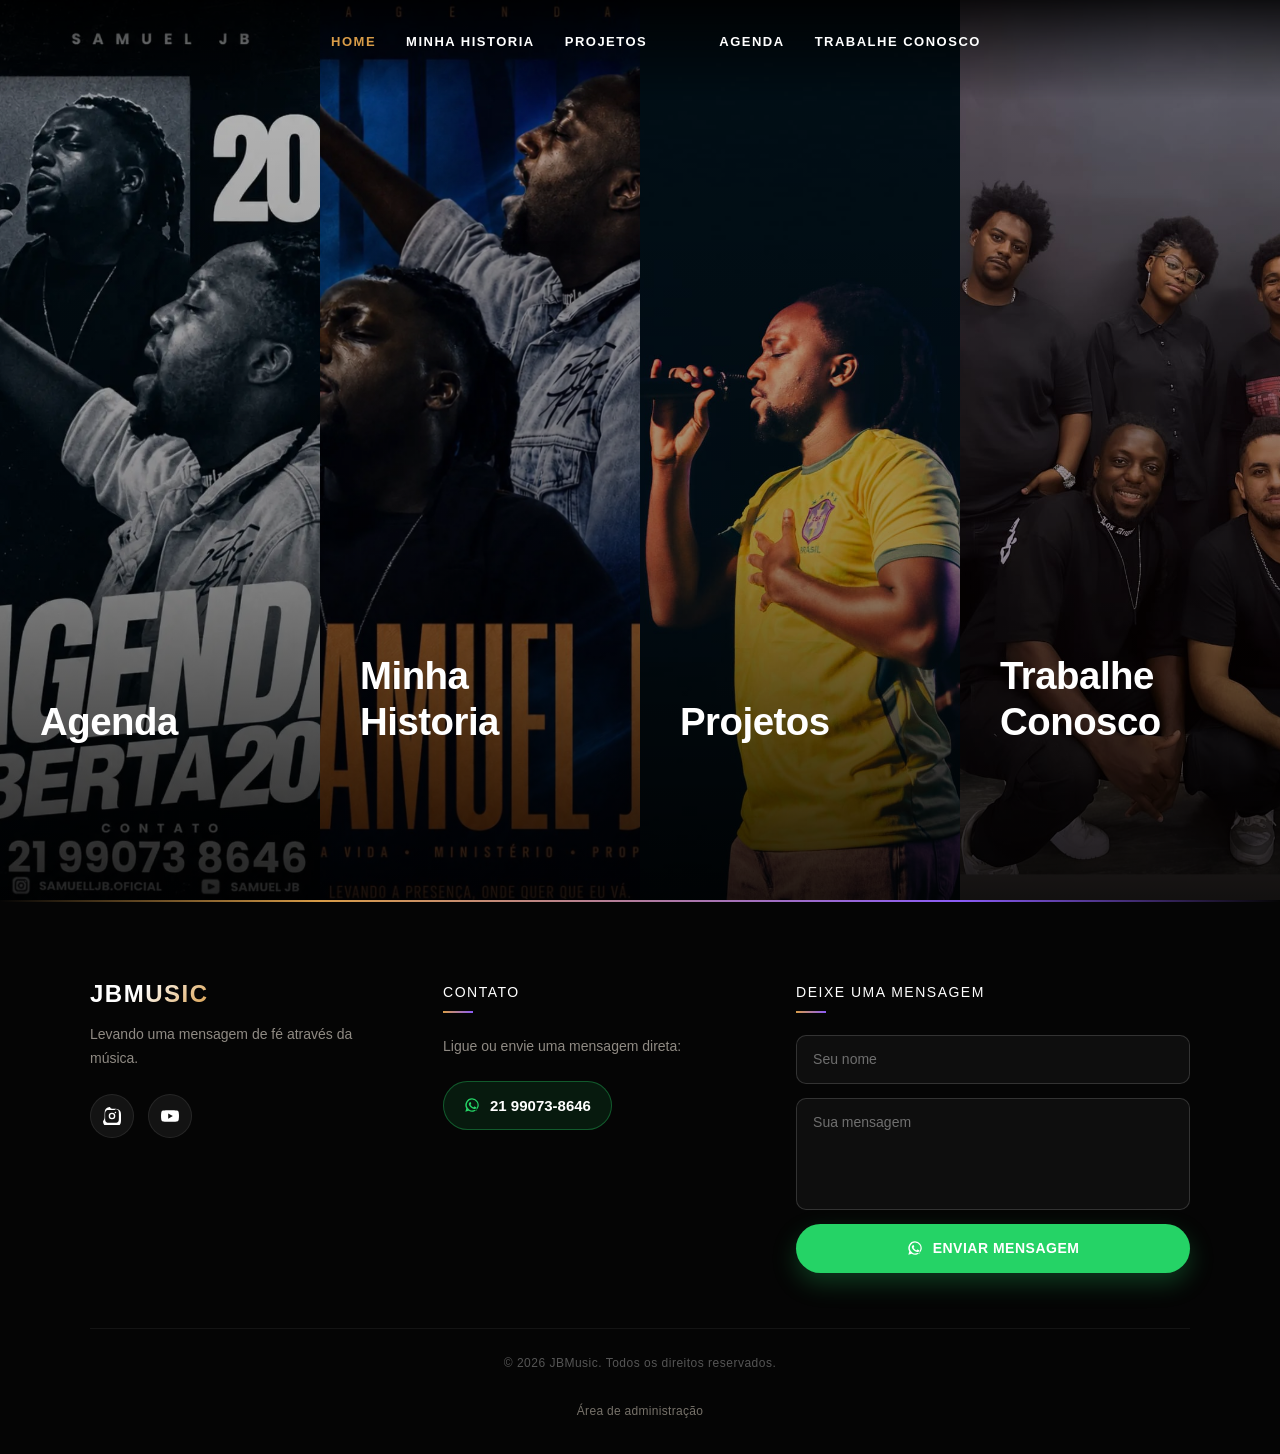
<file: index.html>
<!DOCTYPE html>
<html lang="pt-BR">
<head>
    <meta charset="UTF-8">
    <meta name="viewport" content="width=device-width, initial-scale=1.0">
    <link href="https://cdn.jsdelivr.net/npm/bootstrap@5.3.3/dist/css/bootstrap.min.css" rel="stylesheet" integrity="sha384-QWTKZyjpPEjISv5WaRU9OFeRpok6YctnYmDr5pNlyT2bRjXh0JMhjY6hW+ALEwIH" crossorigin="anonymous">
    <link rel="stylesheet" href="index.css">
    <title>JBMUSIC - Home</title>
</head>
<body>

    <!-- NAV BAR SUPERIOR -->
    <header class="header-navbar">
        <ul class="nav-menu">
            <li><a class="nav-link active" href="index.html">Home</a></li>
            <li><a class="nav-link" href="historia.html">Minha historia</a></li>
            <li><a class="nav-link" href="projetos.html">Projetos</a></li>
        </ul>
        <ul class="nav-menu">
            <li><a class="nav-link" href="agenda.html">Agenda</a></li>
            <li><a class="nav-link" href="trabalhe-conosco.html">Trabalhe conosco</a></li>
        </ul>
    </header>

<!-- SEÇÃO 1: CARROSSEL ACCORDION -->
    <section class="accordion-section">
        <div class="accordion-carousel">
            <div class="drag-cursor-fluid">
                <span>Arraste</span>
            </div>
            
            <div class="accordion-panel">
                <div class="panel-background" style="background-image: url('./images/samuel-2.webp');"></div>
                <div class="panel-overlay"></div>
                <a href="agenda.html" class="panel-clickable-link"></a>
                <div class="panel-content">
                    <h2>Agenda</h2>
                    <div class="panel-hidden-elements">
                        <span class="btn-participate">Agende seu evento &rarr;</span>
                    </div>
                </div>
            </div>

            <div class="accordion-panel">
                <div class="panel-background" style="background-image: url('./images/samuel-1.webp');"></div>
                <div class="panel-overlay"></div>
                <a href="historia.html" class="panel-clickable-link"></a>
                <div class="panel-content">
                    <h2>Minha historia</h2>
                    <div class="panel-hidden-elements">
                        <span class="btn-participate">Saiba mais &rarr;</span>
                    </div>
                </div>
            </div>

            <div class="accordion-panel">
                <div class="panel-background" style="background-image: url('./images/copa.jpeg');"></div>
                <div class="panel-overlay"></div>
                <a href="projetos.html" class="panel-clickable-link"></a>
                <div class="panel-content">
                    <h2>Projetos</h2>
                    <div class="panel-hidden-elements">
                        <span class="btn-participate">Venha conhecer &rarr;</span>
                    </div>
                </div>
            </div>

            <div class="accordion-panel">
                <div class="panel-background" style="background-image: url('./images/trabalheconosco.jpeg');"></div>
                <div class="panel-overlay"></div>
                <a href="trabalhe-conosco.html" class="panel-clickable-link"></a>
                <div class="panel-content">
                    <h2>Trabalhe conosco</h2>
                    <div class="panel-hidden-elements">
                        <span class="btn-participate">Faça parte &rarr;</span>
                    </div>
                </div>
            </div>
        </div>
    </section>

<!-- FOOTER: REDES SOCIAIS, CONTATO E FORMULÁRIO PARA WHATSAPP -->
    <footer class="site-footer" id="contato">
        <div class="footer-container">
            <div class="footer-col footer-brand">
                <h3>JBMUSIC</h3>
                <p>Levando uma mensagem de fé através da música.</p>
                <div class="social-links">
                    <a href="https://www.instagram.com/samuelljb.oficial/" target="_blank" rel="noopener noreferrer" class="social-link" aria-label="Instagram">
                        <svg viewBox="0 0 24 24"><path d="M12 2.2c3.2 0 3.6 0 4.9.07 1.2.06 2.2.27 3 .58a5.9 5.9 0 0 1 2.1 1.37 5.9 5.9 0 0 1 1.37 2.1c.31.8.52 1.8.58 3 .06 1.3.07 1.7.07 4.9s0 3.6-.07 4.9c-.06 1.2-.27 2.2-.58 3a5.9 5.9 0 0 1-1.37 2.1 5.9 5.9 0 0 1-2.1 1.37c-.8.31-1.8.52-3 .58-1.3.06-1.7.07-4.9.07s-3.6 0-4.9-.07c-1.2-.06-2.2-.27-3-.58a5.9 5.9 0 0 1-2.1-1.37 5.9 5.9 0 0 1-1.37-2.1c-.31-.8-.52-1.8-.58-3C2.2 15.6 2.2 15.2 2.2 12s0-3.6.07-4.9c.06-1.2.27-2.2.58-3a5.9 5.9 0 0 1 1.37-2.1A5.9 5.9 0 0 1 6.32 .63c.8-.31 1.8-.52 3-.58C10.4 2.2 10.8 2.2 12 2.2zm0 1.8c-3.14 0-3.5 0-4.75.07-1 .04-1.6.2-1.98.34-.5.2-.85.42-1.22.8-.38.37-.6.72-.8 1.22-.14.38-.3.98-.34 1.98C2.85 8.5 2.85 8.86 2.85 12s0 3.5.06 4.75c.05 1 .2 1.6.34 1.98.2.5.42.85.8 1.22.37.38.72.6 1.22.8.38.14.98.3 1.98.34 1.25.06 1.61.07 4.75.07s3.5 0 4.75-.07c1-.05 1.6-.2 1.98-.34.5-.2.85-.42 1.22-.8.38-.37.6-.72.8-1.22.14-.38.3-.98.34-1.98.06-1.25.07-1.61.07-4.75s0-3.5-.07-4.75c-.05-1-.2-1.6-.34-1.98-.2-.5-.42-.85-.8-1.22a3.3 3.3 0 0 0-1.22-.8c-.38-.14-.98-.3-1.98-.34C15.5 4 15.14 4 12 4zm0 3.6a4.4 4.4 0 1 1 0 8.8 4.4 4.4 0 0 1 0-8.8zm0 1.8a2.6 2.6 0 1 0 0 5.2 2.6 2.6 0 0 0 0-5.2zm5.6-2a1.03 1.03 0 1 1-2.06 0 1.03 1.03 0 0 1 2.06 0z"/></svg>
                    </a>
                    <a href="https://www.youtube.com/@Samuel_JB" target="_blank" rel="noopener noreferrer" class="social-link" aria-label="YouTube">
                        <svg viewBox="0 0 24 24"><path d="M23.5 6.8a3 3 0 0 0-2.1-2.1C19.5 4.2 12 4.2 12 4.2s-7.5 0-9.4.5A3 3 0 0 0 .5 6.8 31 31 0 0 0 0 12a31 31 0 0 0 .5 5.2 3 3 0 0 0 2.1 2.1c1.9.5 9.4.5 9.4.5s7.5 0 9.4-.5a3 3 0 0 0 2.1-2.1A31 31 0 0 0 24 12a31 31 0 0 0-.5-5.2zM9.6 15.5V8.5L15.8 12l-6.2 3.5z"/></svg>
                    </a>
                </div>
            </div>

            <div class="footer-col footer-contact">
                <h4>Contato</h4>
                <p>Ligue ou envie uma mensagem direta:</p>
                <p class="phone-link"><a href="https://wa.me/5521990738646" target="_blank" rel="noopener noreferrer"><svg viewBox="0 0 24 24"><path d="M12 2a10 10 0 0 0-8.6 15.1L2 22l5-1.4A10 10 0 1 0 12 2zm0 1.8a8.2 8.2 0 0 1 7 12.5l-.3.5.9 3.3-3.4-.9-.5.3A8.2 8.2 0 1 1 12 3.8zm-3.1 4a1 1 0 0 0-.7.3c-.3.3-1 1-1 2.3s1 2.7 1.1 2.9c.1.2 1.9 3 4.7 4.1 2.3.9 2.8.7 3.3.7.5-.1 1.6-.6 1.8-1.3.2-.6.2-1.2.2-1.3-.1-.1-.3-.2-.6-.4-.3-.1-1.6-.8-1.8-.9-.3-.1-.4-.1-.6.1-.2.3-.6.9-.8 1-.2.2-.3.2-.6.1-.3-.1-1.2-.5-2.3-1.5-.8-.7-1.4-1.6-1.6-1.9-.2-.3 0-.5.1-.6l.4-.5c.1-.2.2-.3.3-.5.1-.2 0-.4 0-.5-.1-.1-.6-1.5-.8-2-.2-.5-.4-.4-.6-.4h-.5z"/></svg>21 99073-8646</a></p>
            </div>

            <div class="footer-col footer-form">
                <h4>Deixe uma mensagem</h4>
                <form id="whatsappForm">
                    <input type="text" name="website" class="jb-honeypot" tabindex="-1" autocomplete="off" aria-hidden="true">
                    <input type="text" id="formName" placeholder="Seu nome" required>
                    <textarea id="formMessage" placeholder="Sua mensagem" rows="4" required></textarea>
                    <button type="submit"><svg viewBox="0 0 24 24"><path d="M12 2a10 10 0 0 0-8.6 15.1L2 22l5-1.4A10 10 0 1 0 12 2zm0 1.8a8.2 8.2 0 0 1 7 12.5l-.3.5.9 3.3-3.4-.9-.5.3A8.2 8.2 0 1 1 12 3.8zm-3.1 4a1 1 0 0 0-.7.3c-.3.3-1 1-1 2.3s1 2.7 1.1 2.9c.1.2 1.9 3 4.7 4.1 2.3.9 2.8.7 3.3.7.5-.1 1.6-.6 1.8-1.3.2-.6.2-1.2.2-1.3-.1-.1-.3-.2-.6-.4-.3-.1-1.6-.8-1.8-.9-.3-.1-.4-.1-.6.1-.2.3-.6.9-.8 1-.2.2-.3.2-.6.1-.3-.1-1.2-.5-2.3-1.5-.8-.7-1.4-1.6-1.6-1.9-.2-.3 0-.5.1-.6l.4-.5c.1-.2.2-.3.3-.5.1-.2 0-.4 0-.5-.1-.1-.6-1.5-.8-2-.2-.5-.4-.4-.6-.4h-.5z"/></svg>Enviar mensagem</button>
                </form>
            </div>
        </div>

        <div class="footer-bottom">
            <p>&copy; 2026 JBMusic. Todos os direitos reservados.</p>
            <a class="footer-admin-link" href="admin.html">Área de administração</a>
        </div>
    </footer>

    <!-- JAVASCRIPT INTEGRADO -->
    <script src="./script.js"></script>
</body>
</html>
</file>
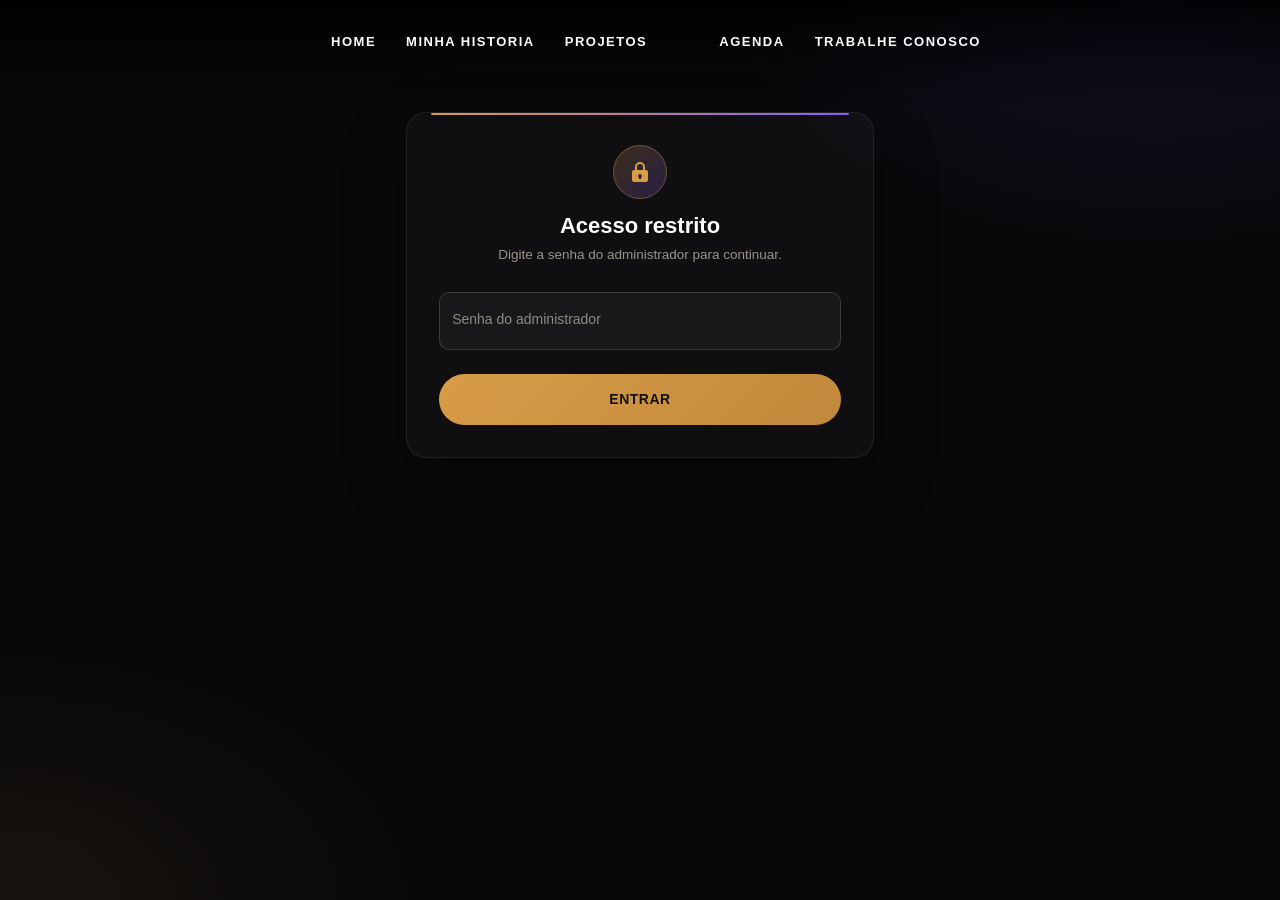
<file: admin.html>
<!DOCTYPE html>
<html lang="pt-BR">
<head>
    <meta charset="UTF-8">
    <meta name="viewport" content="width=device-width, initial-scale=1.0">
    <link href="https://cdn.jsdelivr.net/npm/bootstrap@5.3.3/dist/css/bootstrap.min.css" rel="stylesheet" integrity="sha384-QWTKZyjpPEjISv5WaRU9OFeRpok6YctnYmDr5pNlyT2bRjXh0JMhjY6hW+ALEwIH" crossorigin="anonymous">
    <link rel="stylesheet" href="index.css?v=20261015">
    <title>JBMUSIC - Painel do administrador</title>
    <meta name="robots" content="noindex, nofollow">

    <link rel="stylesheet" href="painel.css?v=20261015">
</head>
<body>

    <!-- NAV BAR SUPERIOR -->
    <header class="header-navbar">
        <ul class="nav-menu">
            <li><a class="nav-link" href="index.html">Home</a></li>
            <li><a class="nav-link" href="historia.html">Minha historia</a></li>
            <li><a class="nav-link" href="projetos.html">Projetos</a></li>
        </ul>
        <ul class="nav-menu">
            <li><a class="nav-link" href="agenda.html">Agenda</a></li>
            <li><a class="nav-link" href="trabalhe-conosco.html">Trabalhe conosco</a></li>
        </ul>
    </header>

    <!-- PAINEL DO ADMINISTRADOR -->
    <section class="admin-section" id="painel">
        <div class="container">

            <!-- LOGIN -->
            <div id="admLogin" class="row justify-content-center">
                <div class="col-md-8 col-lg-5">
                    <div class="form-card">
                        <div class="form-card-head text-center">
                            <div class="form-card-icon"><svg viewBox="0 0 24 24"><path d="M12 2a5 5 0 0 0-5 5v3H6a2 2 0 0 0-2 2v8a2 2 0 0 0 2 2h12a2 2 0 0 0 2-2v-8a2 2 0 0 0-2-2h-1V7a5 5 0 0 0-5-5zm-3 8V7a3 3 0 1 1 6 0v3H9zm3 4a2 2 0 0 1 1 3.7V19h-2v-1.3A2 2 0 0 1 12 14z"/></svg></div>
                            <h3>Acesso restrito</h3>
                            <p>Digite a senha do administrador para continuar.</p>
                        </div>
                        <form id="admLoginForm" class="site-form needs-validation" novalidate>
                            <div class="form-floating">
                                <input type="password" class="form-control" id="admSenha" placeholder="Senha" required autocomplete="current-password">
                                <label for="admSenha">Senha do administrador</label>
                                <div class="invalid-feedback">Digite a senha.</div>
                            </div>
                            <div id="admLoginErro" class="adm-erro" role="alert" hidden></div>
                            <button type="submit" class="btn btn-gold btn-lg mt-4 w-100">Entrar</button>
                        </form>
                    </div>
                </div>
            </div>

            <!-- PAINEL -->
            <div id="admPainel" hidden>
                <div class="adm-cab">
                    <div>
                        <h2>Painel do administrador</h2>
                        <p>Revise o que chegou pelo site, valide ou não valide e gerencie a agenda.</p>
                    </div>
                    <div class="adm-cab-acoes">
                        <button type="button" class="adm-btn adm-btn-neutro" id="admAtualizar">&#8635; Atualizar</button>
                        <button type="button" class="adm-btn adm-btn-neutro" id="admSair">Sair</button>
                    </div>
                </div>

                <div class="adm-resumo" id="admResumo"></div>

                <div class="adm-tabs" role="tablist">
                    <button type="button" class="adm-tab ativa" data-aba="agendas">Agendas <span class="adm-selo" hidden>0</span></button>
                    <button type="button" class="adm-tab" data-aba="inscricoes">Trabalhe conosco <span class="adm-selo" hidden>0</span></button>
                    <button type="button" class="adm-tab" data-aba="mensagens">Mensagens <span class="adm-selo" hidden>0</span></button>
                </div>

                <div id="admAba-agendas" class="adm-tabpanel" >
                    <div class="adm-subbarra">
                        <div id="admFiltros-agendas" class="adm-filtros"></div>
                        <button type="button" class="btn btn-agenda adm-novo-btn" id="admNovaToggle">+ Nova agenda</button>
                    </div>
                    <div id="admNovaAgenda" class="form-card adm-nova" hidden>
                        <div class="adm-nova-titulo">Adicionar agenda manualmente <small>Entra já como validada e aparece na agenda pública.</small></div>
                        <form id="admNovaForm" class="site-form needs-validation" novalidate>
                            <div class="row g-3">
                            <div class="col-md-4">
                                <div class="form-floating">
                                    <input type="text" class="form-control" id="admIgreja" placeholder="Igreja" required >
                                    <label for="admIgreja">Igreja</label>
                                    <div class="invalid-feedback">Informe a igreja.</div>
                                </div>
                            </div>
                            <div class="col-md-8">
                                <div class="form-floating">
                                    <input type="text" class="form-control" id="admEndereco" placeholder="Endereço da igreja" required >
                                    <label for="admEndereco">Endereço da igreja</label>
                                    <div class="invalid-feedback">Informe o endereço.</div>
                                </div>
                            </div>
                            <div class="col-md-3">
                                <div class="form-floating">
                                    <input type="date" class="form-control" id="admData" placeholder="Dia do evento" required >
                                    <label for="admData">Dia do evento</label>
                                    <div class="invalid-feedback">Escolha o dia.</div>
                                </div>
                            </div>
                            <div class="col-md-3">
                                <div class="form-floating">
                                    <input type="time" class="form-control" id="admHorario" placeholder="Horário" required >
                                    <label for="admHorario">Horário</label>
                                    <div class="invalid-feedback">Escolha o horário.</div>
                                </div>
                            </div>
                            <div class="col-md-3">
                                <div class="form-floating">
                                    <input type="text" class="form-control" id="admNome" placeholder="Responsável" required >
                                    <label for="admNome">Responsável</label>
                                    <div class="invalid-feedback">Informe o nome.</div>
                                </div>
                            </div>
                            <div class="col-md-3">
                                <div class="form-floating">
                                    <input type="text" class="form-control" id="admCargo" placeholder="Cargo" required >
                                    <label for="admCargo">Cargo</label>
                                    <div class="invalid-feedback">Informe o cargo.</div>
                                </div>
                            </div>
                            <div class="col-md-4">
                                <div class="form-floating">
                                    <input type="tel" class="form-control" id="admContato" placeholder="Contato (WhatsApp)" required inputmode="numeric" data-mask="phone" minlength="14" maxlength="15">
                                    <label for="admContato">Contato (WhatsApp)</label>
                                    <div class="invalid-feedback">Informe um telefone válido com DDD.</div>
                                </div>
                            </div>
                                <div class="col-md-8 adm-form-acoes">
                                    <button type="button" class="adm-btn adm-btn-neutro" id="admNovaCancelar">Cancelar</button>
                                    <button type="submit" class="btn btn-gold">Salvar agenda</button>
                                </div>
                            </div>
                        </form>
                    </div>
                    <div id="admLista-agendas" class="adm-lista"></div>
                </div>
                <div id="admAba-inscricoes" class="adm-tabpanel" hidden>
                    <div class="adm-subbarra">
                        <div id="admFiltros-inscricoes" class="adm-filtros"></div>
                    </div>
                    <div id="admLista-inscricoes" class="adm-lista"></div>
                </div>
                <div id="admAba-mensagens" class="adm-tabpanel" hidden>
                    <div class="adm-subbarra">
                        <div id="admFiltros-mensagens" class="adm-filtros"></div>
                    </div>
                    <div id="admLista-mensagens" class="adm-lista"></div>
                </div>
            </div>
        </div>
    </section>

    <!-- JAVASCRIPT INTEGRADO -->
    <script src="./script.js"></script>
    <script src="./painel.js?v=20261015"></script>
</body>
</html>
</file>
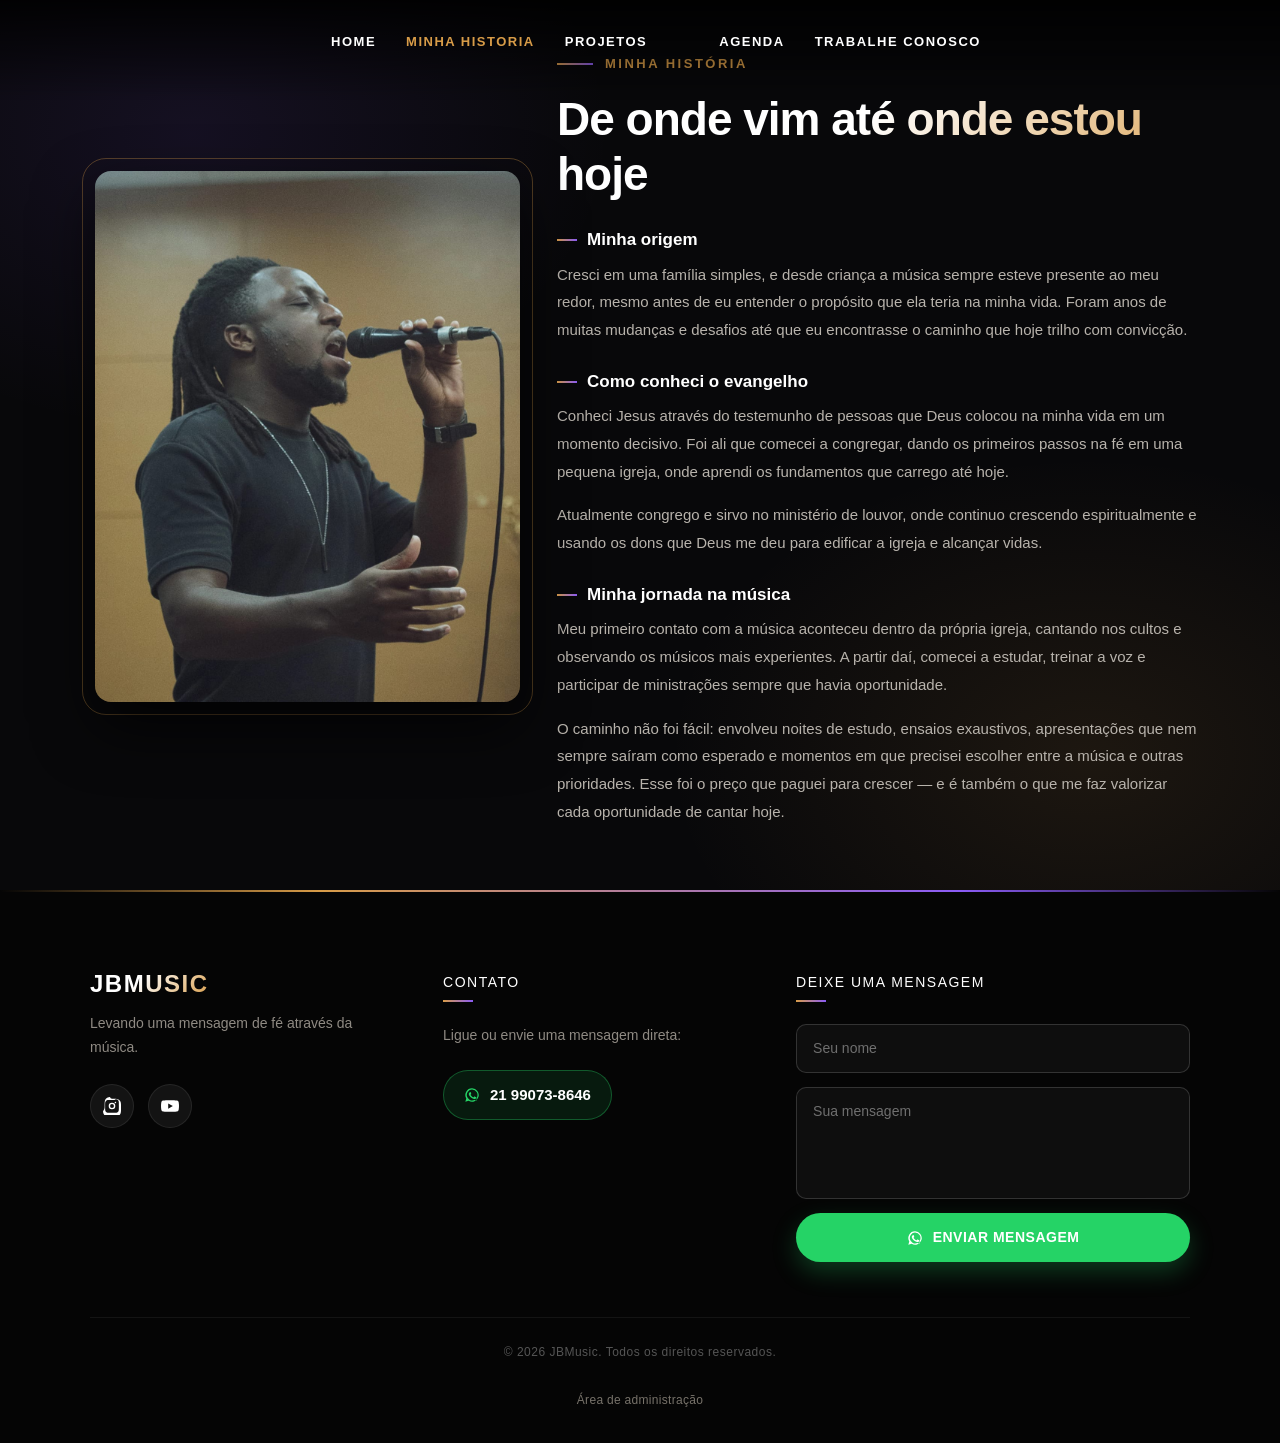
<file: historia.html>
<!DOCTYPE html>
<html lang="pt-BR">
<head>
    <meta charset="UTF-8">
    <meta name="viewport" content="width=device-width, initial-scale=1.0">
    <link href="https://cdn.jsdelivr.net/npm/bootstrap@5.3.3/dist/css/bootstrap.min.css" rel="stylesheet" integrity="sha384-QWTKZyjpPEjISv5WaRU9OFeRpok6YctnYmDr5pNlyT2bRjXh0JMhjY6hW+ALEwIH" crossorigin="anonymous">
    <link rel="stylesheet" href="index.css">
    <title>JBMUSIC - Minha História</title>
</head>
<body>

    <!-- NAV BAR SUPERIOR -->
    <header class="header-navbar">
        <ul class="nav-menu">
            <li><a class="nav-link" href="index.html">Home</a></li>
            <li><a class="nav-link active" href="historia.html">Minha historia</a></li>
            <li><a class="nav-link" href="projetos.html">Projetos</a></li>
        </ul>
        <ul class="nav-menu">
            <li><a class="nav-link" href="agenda.html">Agenda</a></li>
            <li><a class="nav-link" href="trabalhe-conosco.html">Trabalhe conosco</a></li>
        </ul>
    </header>

<!-- SEÇÃO: MINHA HISTÓRIA -->
    <section class="historia-section py-5" id="historia">
        <div class="container">
            <div class="row align-items-start gy-5">
                <div class="col-lg-5">
                    <div class="about-image-frame historia-image-sticky">
                        <div class="about-image-wrap">
                            <img src="./images/samuel-4.jpeg" alt="Samuel JB" class="about-image">
                        </div>
                    </div>
                </div>
                <div class="col-lg-7 about-text">
                    <span class="section-label">Minha história</span>
                    <h2>De onde vim até onde estou hoje</h2>

                    <!-- TEXTO DE EXEMPLO: substitua por sua história real, do início ao fim -->
                    <h5 class="historia-subtitle">Minha origem</h5>
                    <p>Cresci em uma família simples, e desde criança a música sempre esteve presente ao meu redor, mesmo antes de eu entender o propósito que ela teria na minha vida. Foram anos de muitas mudanças e desafios até que eu encontrasse o caminho que hoje trilho com convicção.</p>

                    <h5 class="historia-subtitle">Como conheci o evangelho</h5>
                    <p>Conheci Jesus através do testemunho de pessoas que Deus colocou na minha vida em um momento decisivo. Foi ali que comecei a congregar, dando os primeiros passos na fé em uma pequena igreja, onde aprendi os fundamentos que carrego até hoje.</p>
                    <p>Atualmente congrego e sirvo no ministério de louvor, onde continuo crescendo espiritualmente e usando os dons que Deus me deu para edificar a igreja e alcançar vidas.</p>

                    <h5 class="historia-subtitle">Minha jornada na música</h5>
                    <p>Meu primeiro contato com a música aconteceu dentro da própria igreja, cantando nos cultos e observando os músicos mais experientes. A partir daí, comecei a estudar, treinar a voz e participar de ministrações sempre que havia oportunidade.</p>
                    <p>O caminho não foi fácil: envolveu noites de estudo, ensaios exaustivos, apresentações que nem sempre saíram como esperado e momentos em que precisei escolher entre a música e outras prioridades. Esse foi o preço que paguei para crescer — e é também o que me faz valorizar cada oportunidade de cantar hoje.</p>
                </div>
            </div>
        </div>
    </section>

<!-- FOOTER: REDES SOCIAIS, CONTATO E FORMULÁRIO PARA WHATSAPP -->
    <footer class="site-footer" id="contato">
        <div class="footer-container">
            <div class="footer-col footer-brand">
                <h3>JBMUSIC</h3>
                <p>Levando uma mensagem de fé através da música.</p>
                <div class="social-links">
                    <a href="https://www.instagram.com/samuelljb.oficial/" target="_blank" rel="noopener noreferrer" class="social-link" aria-label="Instagram">
                        <svg viewBox="0 0 24 24"><path d="M12 2.2c3.2 0 3.6 0 4.9.07 1.2.06 2.2.27 3 .58a5.9 5.9 0 0 1 2.1 1.37 5.9 5.9 0 0 1 1.37 2.1c.31.8.52 1.8.58 3 .06 1.3.07 1.7.07 4.9s0 3.6-.07 4.9c-.06 1.2-.27 2.2-.58 3a5.9 5.9 0 0 1-1.37 2.1 5.9 5.9 0 0 1-2.1 1.37c-.8.31-1.8.52-3 .58-1.3.06-1.7.07-4.9.07s-3.6 0-4.9-.07c-1.2-.06-2.2-.27-3-.58a5.9 5.9 0 0 1-2.1-1.37 5.9 5.9 0 0 1-1.37-2.1c-.31-.8-.52-1.8-.58-3C2.2 15.6 2.2 15.2 2.2 12s0-3.6.07-4.9c.06-1.2.27-2.2.58-3a5.9 5.9 0 0 1 1.37-2.1A5.9 5.9 0 0 1 6.32 .63c.8-.31 1.8-.52 3-.58C10.4 2.2 10.8 2.2 12 2.2zm0 1.8c-3.14 0-3.5 0-4.75.07-1 .04-1.6.2-1.98.34-.5.2-.85.42-1.22.8-.38.37-.6.72-.8 1.22-.14.38-.3.98-.34 1.98C2.85 8.5 2.85 8.86 2.85 12s0 3.5.06 4.75c.05 1 .2 1.6.34 1.98.2.5.42.85.8 1.22.37.38.72.6 1.22.8.38.14.98.3 1.98.34 1.25.06 1.61.07 4.75.07s3.5 0 4.75-.07c1-.05 1.6-.2 1.98-.34.5-.2.85-.42 1.22-.8.38-.37.6-.72.8-1.22.14-.38.3-.98.34-1.98.06-1.25.07-1.61.07-4.75s0-3.5-.07-4.75c-.05-1-.2-1.6-.34-1.98-.2-.5-.42-.85-.8-1.22a3.3 3.3 0 0 0-1.22-.8c-.38-.14-.98-.3-1.98-.34C15.5 4 15.14 4 12 4zm0 3.6a4.4 4.4 0 1 1 0 8.8 4.4 4.4 0 0 1 0-8.8zm0 1.8a2.6 2.6 0 1 0 0 5.2 2.6 2.6 0 0 0 0-5.2zm5.6-2a1.03 1.03 0 1 1-2.06 0 1.03 1.03 0 0 1 2.06 0z"/></svg>
                    </a>
                    <a href="https://www.youtube.com/@Samuel_JB" target="_blank" rel="noopener noreferrer" class="social-link" aria-label="YouTube">
                        <svg viewBox="0 0 24 24"><path d="M23.5 6.8a3 3 0 0 0-2.1-2.1C19.5 4.2 12 4.2 12 4.2s-7.5 0-9.4.5A3 3 0 0 0 .5 6.8 31 31 0 0 0 0 12a31 31 0 0 0 .5 5.2 3 3 0 0 0 2.1 2.1c1.9.5 9.4.5 9.4.5s7.5 0 9.4-.5a3 3 0 0 0 2.1-2.1A31 31 0 0 0 24 12a31 31 0 0 0-.5-5.2zM9.6 15.5V8.5L15.8 12l-6.2 3.5z"/></svg>
                    </a>
                </div>
            </div>

            <div class="footer-col footer-contact">
                <h4>Contato</h4>
                <p>Ligue ou envie uma mensagem direta:</p>
                <p class="phone-link"><a href="https://wa.me/5521990738646" target="_blank" rel="noopener noreferrer"><svg viewBox="0 0 24 24"><path d="M12 2a10 10 0 0 0-8.6 15.1L2 22l5-1.4A10 10 0 1 0 12 2zm0 1.8a8.2 8.2 0 0 1 7 12.5l-.3.5.9 3.3-3.4-.9-.5.3A8.2 8.2 0 1 1 12 3.8zm-3.1 4a1 1 0 0 0-.7.3c-.3.3-1 1-1 2.3s1 2.7 1.1 2.9c.1.2 1.9 3 4.7 4.1 2.3.9 2.8.7 3.3.7.5-.1 1.6-.6 1.8-1.3.2-.6.2-1.2.2-1.3-.1-.1-.3-.2-.6-.4-.3-.1-1.6-.8-1.8-.9-.3-.1-.4-.1-.6.1-.2.3-.6.9-.8 1-.2.2-.3.2-.6.1-.3-.1-1.2-.5-2.3-1.5-.8-.7-1.4-1.6-1.6-1.9-.2-.3 0-.5.1-.6l.4-.5c.1-.2.2-.3.3-.5.1-.2 0-.4 0-.5-.1-.1-.6-1.5-.8-2-.2-.5-.4-.4-.6-.4h-.5z"/></svg>21 99073-8646</a></p>
            </div>

            <div class="footer-col footer-form">
                <h4>Deixe uma mensagem</h4>
                <form id="whatsappForm">
                    <input type="text" name="website" class="jb-honeypot" tabindex="-1" autocomplete="off" aria-hidden="true">
                    <input type="text" id="formName" placeholder="Seu nome" required>
                    <textarea id="formMessage" placeholder="Sua mensagem" rows="4" required></textarea>
                    <button type="submit"><svg viewBox="0 0 24 24"><path d="M12 2a10 10 0 0 0-8.6 15.1L2 22l5-1.4A10 10 0 1 0 12 2zm0 1.8a8.2 8.2 0 0 1 7 12.5l-.3.5.9 3.3-3.4-.9-.5.3A8.2 8.2 0 1 1 12 3.8zm-3.1 4a1 1 0 0 0-.7.3c-.3.3-1 1-1 2.3s1 2.7 1.1 2.9c.1.2 1.9 3 4.7 4.1 2.3.9 2.8.7 3.3.7.5-.1 1.6-.6 1.8-1.3.2-.6.2-1.2.2-1.3-.1-.1-.3-.2-.6-.4-.3-.1-1.6-.8-1.8-.9-.3-.1-.4-.1-.6.1-.2.3-.6.9-.8 1-.2.2-.3.2-.6.1-.3-.1-1.2-.5-2.3-1.5-.8-.7-1.4-1.6-1.6-1.9-.2-.3 0-.5.1-.6l.4-.5c.1-.2.2-.3.3-.5.1-.2 0-.4 0-.5-.1-.1-.6-1.5-.8-2-.2-.5-.4-.4-.6-.4h-.5z"/></svg>Enviar mensagem</button>
                </form>
            </div>
        </div>

        <div class="footer-bottom">
            <p>&copy; 2026 JBMusic. Todos os direitos reservados.</p>
            <a class="footer-admin-link" href="admin.html">Área de administração</a>
        </div>
    </footer>

    <!-- JAVASCRIPT INTEGRADO -->
    <script src="./script.js"></script>
</body>
</html>
</file>
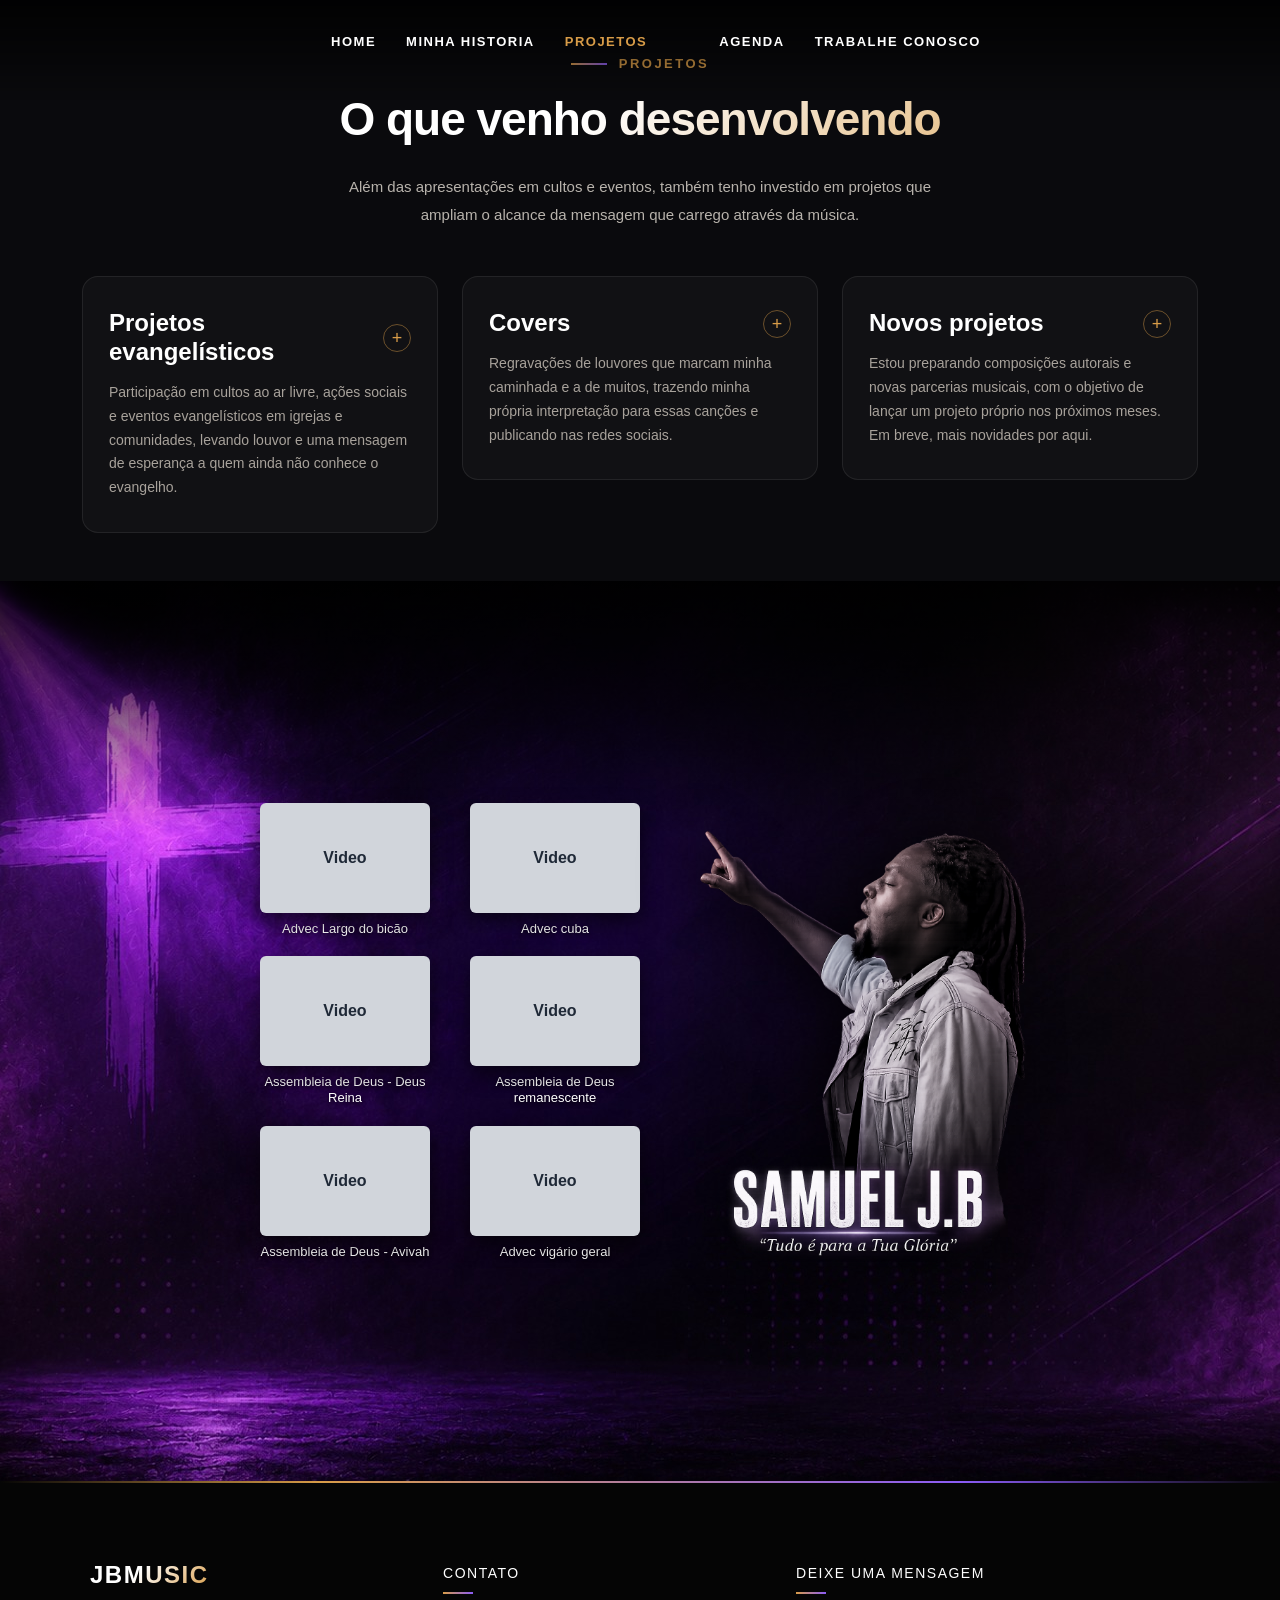
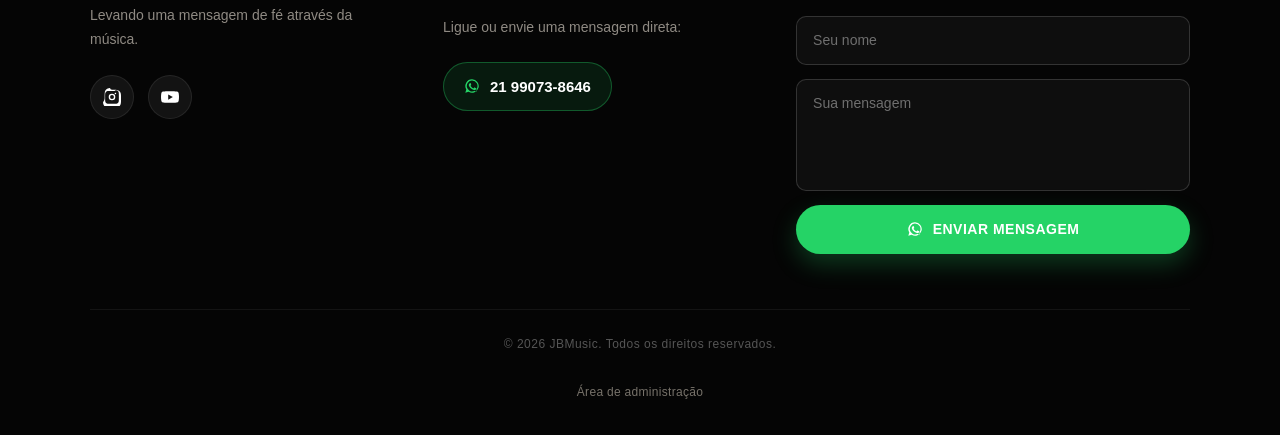
<file: projetos.html>
<!DOCTYPE html>
<html lang="pt-BR">
<head>
    <meta charset="UTF-8">
    <meta name="viewport" content="width=device-width, initial-scale=1.0">
    <link href="https://cdn.jsdelivr.net/npm/bootstrap@5.3.3/dist/css/bootstrap.min.css" rel="stylesheet" integrity="sha384-QWTKZyjpPEjISv5WaRU9OFeRpok6YctnYmDr5pNlyT2bRjXh0JMhjY6hW+ALEwIH" crossorigin="anonymous">
    <link rel="stylesheet" href="index.css">
    <title>JBMUSIC - Projetos</title>
</head>
<body>

    <!-- NAV BAR SUPERIOR -->
    <header class="header-navbar">
        <ul class="nav-menu">
            <li><a class="nav-link" href="index.html">Home</a></li>
            <li><a class="nav-link" href="historia.html">Minha historia</a></li>
            <li><a class="nav-link active" href="projetos.html">Projetos</a></li>
        </ul>
        <ul class="nav-menu">
            <li><a class="nav-link" href="agenda.html">Agenda</a></li>
            <li><a class="nav-link" href="trabalhe-conosco.html">Trabalhe conosco</a></li>
        </ul>
    </header>

<!-- SEÇÃO: PROJETOS -->
    <section class="projetos-section py-5" id="projetos">
        <div class="container">
            <div class="text-center mb-5 about-text">
                <span class="section-label justify-content-center">Projetos</span>
                <h2>O que venho desenvolvendo</h2>
                <!-- TEXTO DE EXEMPLO: personalize com os projetos reais -->
                <p class="section-intro mx-auto">Além das apresentações em cultos e eventos, também tenho investido em projetos que ampliam o alcance da mensagem que carrego através da música.</p>
            </div>
            <div class="row g-4 align-items-start">
                <div class="col-md-4">
                    <div class="projeto-card is-expandable h-100">
                        <div class="projeto-card-header">
                            <h4>Projetos evangelísticos</h4>
                            <span class="projeto-toggle-icon">+</span>
                        </div>
                        <p>Participação em cultos ao ar livre, ações sociais e eventos evangelísticos em igrejas e comunidades, levando louvor e uma mensagem de esperança a quem ainda não conhece o evangelho.</p>
                        <!-- TEXTO DE EXEMPLO: substitua pelos projetos/eventos reais -->
                        <div class="projeto-card-details">
                            <ul>
                                <li>Cultos ao ar livre em praças e comunidades</li>
                                <li>Ações sociais em parceria com igrejas locais</li>
                                <li>Participação em congressos e eventos evangelísticos regionais</li>
                            </ul>
                        </div>
                    </div>
                </div>
                <div class="col-md-4">
                    <div class="projeto-card is-expandable h-100">
                        <div class="projeto-card-header">
                            <h4>Covers</h4>
                            <span class="projeto-toggle-icon">+</span>
                        </div>
                        <p>Regravações de louvores que marcam minha caminhada e a de muitos, trazendo minha própria interpretação para essas canções e publicando nas redes sociais.</p>
                        <!-- TEXTO DE EXEMPLO: substitua pelos covers reais já lançados -->
                        <div class="projeto-card-details">
                            <ul>
                                <li>Covers publicados no Instagram e YouTube</li>
                                <li>Regravações de louvores atuais e clássicos</li>
                                <li>Novos covers lançados periodicamente</li>
                            </ul>
                        </div>
                    </div>
                </div>
                <div class="col-md-4">
                    <div class="projeto-card is-expandable h-100">
                        <div class="projeto-card-header">
                            <h4>Novos projetos</h4>
                            <span class="projeto-toggle-icon">+</span>
                        </div>
                        <p>Estou preparando composições autorais e novas parcerias musicais, com o objetivo de lançar um projeto próprio nos próximos meses. Em breve, mais novidades por aqui.</p>
                        <!-- TEXTO DE EXEMPLO: substitua pelos próximos lançamentos reais -->
                        <div class="projeto-card-details">
                            <ul>
                                <li>Composições autorais em produção</li>
                                <li>Parcerias musicais com outros artistas</li>
                                <li>Lançamento de projeto próprio em breve</li>
                            </ul>
                        </div>
                    </div>
                </div>
            </div>
        </div>
    </section>

    <!-- SEÇÃO 2: GALERIA DE VÍDEOS -->
    <section class="video-gallery-section" id="videos">
        <div class="stage-container">
            <div class="video-grid-wrapper">
                <div class="video-grid">
                    <div class="video-card" data-video-src="./videos/advec_bicão.mp4">
                        <div class="video-thumb">
                            <span>Video</span>
                            <div class="play-icon"></div>
                        </div>
                        <div class="video-title">Advec Largo do bicão</div>
                    </div>

                    <div class="video-card" data-video-src="./videos/advec_cuba.mp4">
                        <div class="video-thumb">
                            <span>Video</span>
                            <div class="play-icon"></div>
                        </div>
                        <div class="video-title">Advec cuba</div>
                    </div>

                    <div class="video-card" data-video-src="./videos/assembleia_de_deus_deusreina.mp4">
                        <div class="video-thumb">
                            <span>Video</span>
                            <div class="play-icon"></div>
                        </div>
                        <div class="video-title">Assembleia de Deus - Deus Reina</div>
                    </div>

                    <div class="video-card" data-video-src="./videos/ad_remanescente.mp4">
                        <div class="video-thumb">
                            <span>Video</span>
                            <div class="play-icon"></div>
                        </div>
                        <div class="video-title">Assembleia de Deus remanescente</div>
                    </div>

                    <div class="video-card" data-video-src="./videos/assembleia_de_deus_avivah.mp4">
                        <div class="video-thumb">
                            <span>Video</span>
                            <div class="play-icon"></div>
                        </div>
                        <div class="video-title">Assembleia de Deus - Avivah</div>
                    </div>

                    <div class="video-card" data-video-src="./videos/advec_vigario_geral.mp4">
                        <div class="video-thumb">
                            <span>Video</span>
                            <div class="play-icon"></div>
                        </div>
                        <div class="video-title">Advec vigário geral</div>
                    </div>
                </div>
            </div>

            <div class="person-container">
                <img src="./images/samuel_ia.png" alt="Integrante do Ministério" class="person-image">
            </div>
        </div>
    </section>

<!-- MODAL POPUP COM PLAYER DE VÍDEO LOCAL -->
    <div class="modal-overlay" id="videoModal">
        <div class="modal-container">
            <button class="close-btn" id="closeModal">&times;</button>
            <div class="video-wrapper">
                <video id="localVideoPlayer" controls preload="metadata">
                    <source src="" type="video/mp4">
                    Seu navegador não suporta a exibição de vídeos.
                </video>
            </div>
        </div>
    </div>

<!-- FOOTER: REDES SOCIAIS, CONTATO E FORMULÁRIO PARA WHATSAPP -->
    <footer class="site-footer" id="contato">
        <div class="footer-container">
            <div class="footer-col footer-brand">
                <h3>JBMUSIC</h3>
                <p>Levando uma mensagem de fé através da música.</p>
                <div class="social-links">
                    <a href="https://www.instagram.com/samuelljb.oficial/" target="_blank" rel="noopener noreferrer" class="social-link" aria-label="Instagram">
                        <svg viewBox="0 0 24 24"><path d="M12 2.2c3.2 0 3.6 0 4.9.07 1.2.06 2.2.27 3 .58a5.9 5.9 0 0 1 2.1 1.37 5.9 5.9 0 0 1 1.37 2.1c.31.8.52 1.8.58 3 .06 1.3.07 1.7.07 4.9s0 3.6-.07 4.9c-.06 1.2-.27 2.2-.58 3a5.9 5.9 0 0 1-1.37 2.1 5.9 5.9 0 0 1-2.1 1.37c-.8.31-1.8.52-3 .58-1.3.06-1.7.07-4.9.07s-3.6 0-4.9-.07c-1.2-.06-2.2-.27-3-.58a5.9 5.9 0 0 1-2.1-1.37 5.9 5.9 0 0 1-1.37-2.1c-.31-.8-.52-1.8-.58-3C2.2 15.6 2.2 15.2 2.2 12s0-3.6.07-4.9c.06-1.2.27-2.2.58-3a5.9 5.9 0 0 1 1.37-2.1A5.9 5.9 0 0 1 6.32 .63c.8-.31 1.8-.52 3-.58C10.4 2.2 10.8 2.2 12 2.2zm0 1.8c-3.14 0-3.5 0-4.75.07-1 .04-1.6.2-1.98.34-.5.2-.85.42-1.22.8-.38.37-.6.72-.8 1.22-.14.38-.3.98-.34 1.98C2.85 8.5 2.85 8.86 2.85 12s0 3.5.06 4.75c.05 1 .2 1.6.34 1.98.2.5.42.85.8 1.22.37.38.72.6 1.22.8.38.14.98.3 1.98.34 1.25.06 1.61.07 4.75.07s3.5 0 4.75-.07c1-.05 1.6-.2 1.98-.34.5-.2.85-.42 1.22-.8.38-.37.6-.72.8-1.22.14-.38.3-.98.34-1.98.06-1.25.07-1.61.07-4.75s0-3.5-.07-4.75c-.05-1-.2-1.6-.34-1.98-.2-.5-.42-.85-.8-1.22a3.3 3.3 0 0 0-1.22-.8c-.38-.14-.98-.3-1.98-.34C15.5 4 15.14 4 12 4zm0 3.6a4.4 4.4 0 1 1 0 8.8 4.4 4.4 0 0 1 0-8.8zm0 1.8a2.6 2.6 0 1 0 0 5.2 2.6 2.6 0 0 0 0-5.2zm5.6-2a1.03 1.03 0 1 1-2.06 0 1.03 1.03 0 0 1 2.06 0z"/></svg>
                    </a>
                    <a href="https://www.youtube.com/@Samuel_JB" target="_blank" rel="noopener noreferrer" class="social-link" aria-label="YouTube">
                        <svg viewBox="0 0 24 24"><path d="M23.5 6.8a3 3 0 0 0-2.1-2.1C19.5 4.2 12 4.2 12 4.2s-7.5 0-9.4.5A3 3 0 0 0 .5 6.8 31 31 0 0 0 0 12a31 31 0 0 0 .5 5.2 3 3 0 0 0 2.1 2.1c1.9.5 9.4.5 9.4.5s7.5 0 9.4-.5a3 3 0 0 0 2.1-2.1A31 31 0 0 0 24 12a31 31 0 0 0-.5-5.2zM9.6 15.5V8.5L15.8 12l-6.2 3.5z"/></svg>
                    </a>
                </div>
            </div>

            <div class="footer-col footer-contact">
                <h4>Contato</h4>
                <p>Ligue ou envie uma mensagem direta:</p>
                <p class="phone-link"><a href="https://wa.me/5521990738646" target="_blank" rel="noopener noreferrer"><svg viewBox="0 0 24 24"><path d="M12 2a10 10 0 0 0-8.6 15.1L2 22l5-1.4A10 10 0 1 0 12 2zm0 1.8a8.2 8.2 0 0 1 7 12.5l-.3.5.9 3.3-3.4-.9-.5.3A8.2 8.2 0 1 1 12 3.8zm-3.1 4a1 1 0 0 0-.7.3c-.3.3-1 1-1 2.3s1 2.7 1.1 2.9c.1.2 1.9 3 4.7 4.1 2.3.9 2.8.7 3.3.7.5-.1 1.6-.6 1.8-1.3.2-.6.2-1.2.2-1.3-.1-.1-.3-.2-.6-.4-.3-.1-1.6-.8-1.8-.9-.3-.1-.4-.1-.6.1-.2.3-.6.9-.8 1-.2.2-.3.2-.6.1-.3-.1-1.2-.5-2.3-1.5-.8-.7-1.4-1.6-1.6-1.9-.2-.3 0-.5.1-.6l.4-.5c.1-.2.2-.3.3-.5.1-.2 0-.4 0-.5-.1-.1-.6-1.5-.8-2-.2-.5-.4-.4-.6-.4h-.5z"/></svg>21 99073-8646</a></p>
            </div>

            <div class="footer-col footer-form">
                <h4>Deixe uma mensagem</h4>
                <form id="whatsappForm">
                    <input type="text" name="website" class="jb-honeypot" tabindex="-1" autocomplete="off" aria-hidden="true">
                    <input type="text" id="formName" placeholder="Seu nome" required>
                    <textarea id="formMessage" placeholder="Sua mensagem" rows="4" required></textarea>
                    <button type="submit"><svg viewBox="0 0 24 24"><path d="M12 2a10 10 0 0 0-8.6 15.1L2 22l5-1.4A10 10 0 1 0 12 2zm0 1.8a8.2 8.2 0 0 1 7 12.5l-.3.5.9 3.3-3.4-.9-.5.3A8.2 8.2 0 1 1 12 3.8zm-3.1 4a1 1 0 0 0-.7.3c-.3.3-1 1-1 2.3s1 2.7 1.1 2.9c.1.2 1.9 3 4.7 4.1 2.3.9 2.8.7 3.3.7.5-.1 1.6-.6 1.8-1.3.2-.6.2-1.2.2-1.3-.1-.1-.3-.2-.6-.4-.3-.1-1.6-.8-1.8-.9-.3-.1-.4-.1-.6.1-.2.3-.6.9-.8 1-.2.2-.3.2-.6.1-.3-.1-1.2-.5-2.3-1.5-.8-.7-1.4-1.6-1.6-1.9-.2-.3 0-.5.1-.6l.4-.5c.1-.2.2-.3.3-.5.1-.2 0-.4 0-.5-.1-.1-.6-1.5-.8-2-.2-.5-.4-.4-.6-.4h-.5z"/></svg>Enviar mensagem</button>
                </form>
            </div>
        </div>

        <div class="footer-bottom">
            <p>&copy; 2026 JBMusic. Todos os direitos reservados.</p>
            <a class="footer-admin-link" href="admin.html">Área de administração</a>
        </div>
    </footer>

    <!-- JAVASCRIPT INTEGRADO -->
    <script src="./script.js"></script>
</body>
</html>
</file>
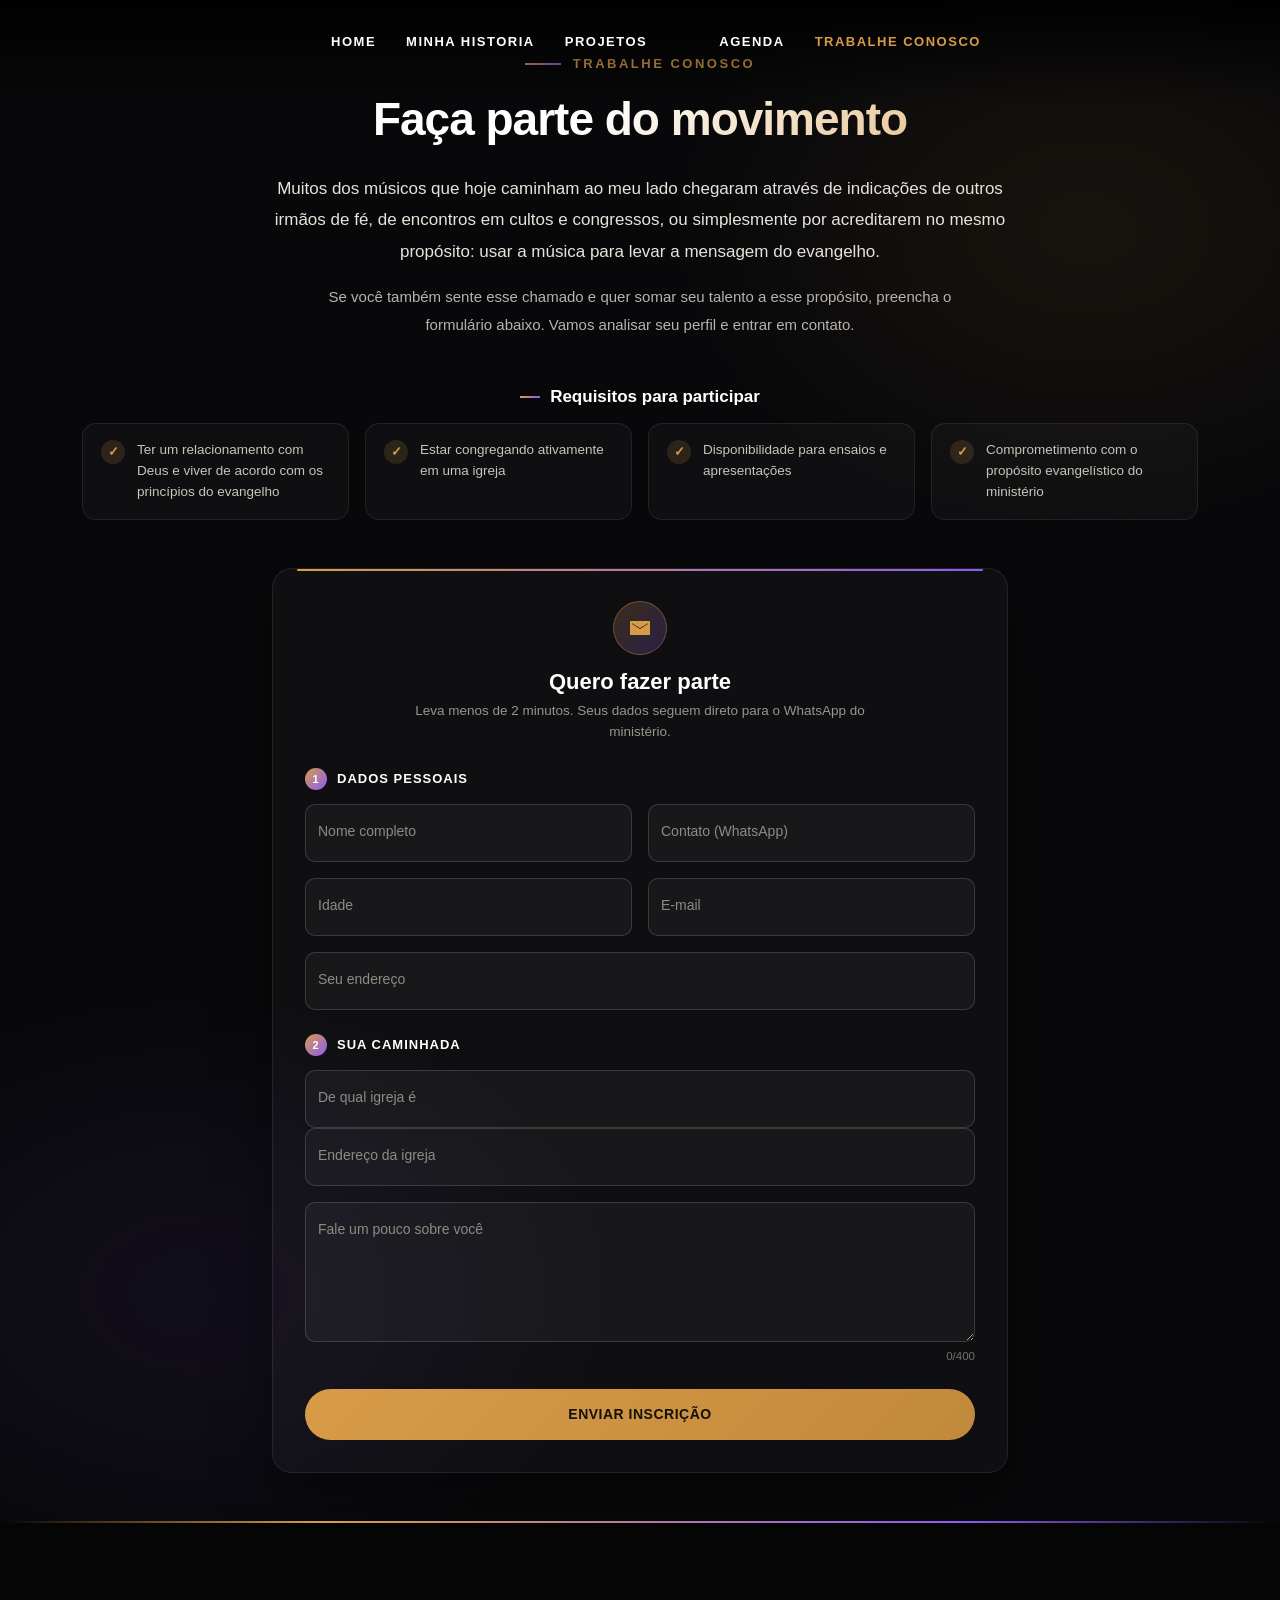
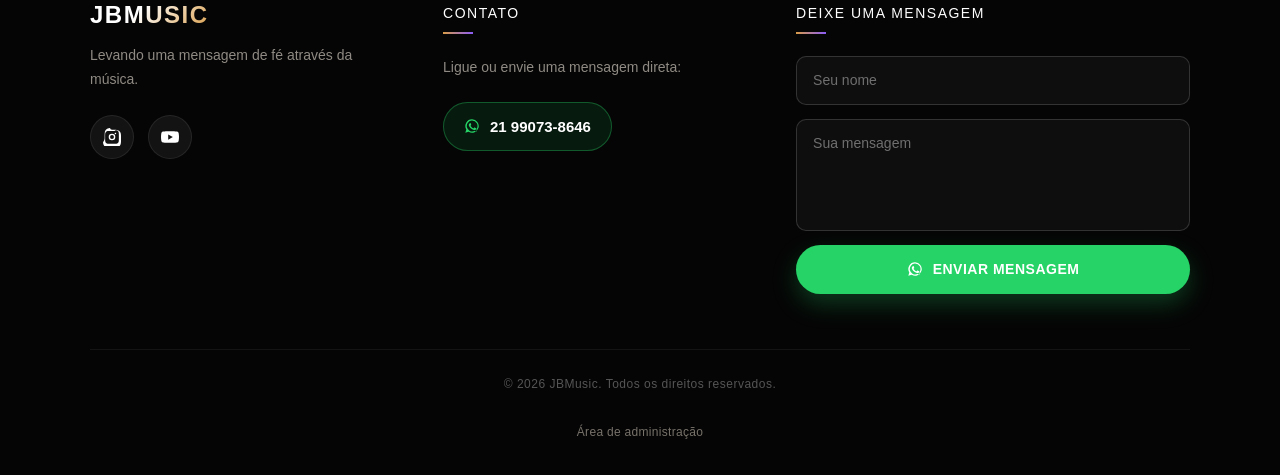
<file: trabalhe-conosco.html>
<!DOCTYPE html>
<html lang="pt-BR">
<head>
    <meta charset="UTF-8">
    <meta name="viewport" content="width=device-width, initial-scale=1.0">
    <link href="https://cdn.jsdelivr.net/npm/bootstrap@5.3.3/dist/css/bootstrap.min.css" rel="stylesheet" integrity="sha384-QWTKZyjpPEjISv5WaRU9OFeRpok6YctnYmDr5pNlyT2bRjXh0JMhjY6hW+ALEwIH" crossorigin="anonymous">
    <link rel="stylesheet" href="index.css">
    <title>JBMUSIC - Trabalhe Conosco</title>
</head>
<body>

    <!-- NAV BAR SUPERIOR -->
    <header class="header-navbar">
        <ul class="nav-menu">
            <li><a class="nav-link" href="index.html">Home</a></li>
            <li><a class="nav-link" href="historia.html">Minha historia</a></li>
            <li><a class="nav-link" href="projetos.html">Projetos</a></li>
        </ul>
        <ul class="nav-menu">
            <li><a class="nav-link" href="agenda.html">Agenda</a></li>
            <li><a class="nav-link active" href="trabalhe-conosco.html">Trabalhe conosco</a></li>
        </ul>
    </header>

<!-- SEÇÃO: TRABALHE CONOSCO -->
    <section class="trabalhe-section py-5" id="trabalhe-conosco">
        <div class="container">
            <div class="text-center mb-5 about-text">
                <span class="section-label justify-content-center">Trabalhe conosco</span>
                <h2>Faça parte do movimento</h2>
                <!-- TEXTO DE EXEMPLO: personalize com o relato real -->
                <p class="lead mx-auto section-intro-wide">Muitos dos músicos que hoje caminham ao meu lado chegaram através de indicações de outros irmãos de fé, de encontros em cultos e congressos, ou simplesmente por acreditarem no mesmo propósito: usar a música para levar a mensagem do evangelho.</p>
                <p class="section-intro mx-auto">Se você também sente esse chamado e quer somar seu talento a esse propósito, preencha o formulário abaixo. Vamos analisar seu perfil e entrar em contato.</p>
            </div>

            <h5 class="historia-subtitle justify-content-center mb-3">Requisitos para participar</h5>
            <div class="row g-3 mb-5 requisitos-grid">
                <div class="col-sm-6 col-lg-3">
                    <div class="requisito-item"><span class="requisito-check">&#10003;</span><span>Ter um relacionamento com Deus e viver de acordo com os princípios do evangelho</span></div>
                </div>
                <div class="col-sm-6 col-lg-3">
                    <div class="requisito-item"><span class="requisito-check">&#10003;</span><span>Estar congregando ativamente em uma igreja</span></div>
                </div>
                <div class="col-sm-6 col-lg-3">
                    <div class="requisito-item"><span class="requisito-check">&#10003;</span><span>Disponibilidade para ensaios e apresentações</span></div>
                </div>
                <div class="col-sm-6 col-lg-3">
                    <div class="requisito-item"><span class="requisito-check">&#10003;</span><span>Comprometimento com o propósito evangelístico do ministério</span></div>
                </div>
            </div>

            <div class="row justify-content-center">
                <div class="col-lg-9 col-xl-8">
                    <div class="form-card">
                        <div class="form-card-head text-center">
                            <div class="form-card-icon"><svg viewBox="0 0 24 24"><path d="M3 5h18a1 1 0 0 1 1 1v12a1 1 0 0 1-1 1H3a1 1 0 0 1-1-1V6a1 1 0 0 1 1-1zm1 2.3V8l8 5 8-5v-.7L12 12 4 7.3z"/></svg></div>
                            <h3>Quero fazer parte</h3>
                            <p>Leva menos de 2 minutos. Seus dados seguem direto para o WhatsApp do ministério.</p>
                        </div>
                        <form id="trabalheForm" class="site-form needs-validation" novalidate>
                            <input type="text" name="website" class="jb-honeypot" tabindex="-1" autocomplete="off" aria-hidden="true">
                            <div class="form-group-title"><span>1</span> Dados pessoais</div>
                            <div class="row g-3">
                            <div class="col-md-6">
                                <div class="form-floating">
                                    <input type="text" class="form-control" id="tcNome" placeholder="Nome completo" required autocomplete="name">
                                    <label for="tcNome">Nome completo</label>
                                    <div class="invalid-feedback">Informe seu nome.</div>
                                </div>
                            </div>
                            <div class="col-md-6">
                                <div class="form-floating">
                                    <input type="tel" class="form-control" id="tcContato" placeholder="Contato (WhatsApp)" required autocomplete="tel" inputmode="numeric" data-mask="phone" minlength="14" maxlength="15">
                                    <label for="tcContato">Contato (WhatsApp)</label>
                                    <div class="invalid-feedback">Informe um telefone válido com DDD.</div>
                                </div>
                            </div>
                            <div class="col-md-6">
                                <div class="form-floating">
                                    <input type="number" class="form-control" id="tcIdade" placeholder="Idade" required min="10" max="99" inputmode="numeric">
                                    <label for="tcIdade">Idade</label>
                                    <div class="invalid-feedback">Informe uma idade entre 10 e 99.</div>
                                </div>
                            </div>
                            <div class="col-md-6">
                                <div class="form-floating">
                                    <input type="email" class="form-control" id="tcEmail" placeholder="E-mail" required autocomplete="email">
                                    <label for="tcEmail">E-mail</label>
                                    <div class="invalid-feedback">Informe um e-mail válido.</div>
                                </div>
                            </div>
                            <div class="col-12">
                                <div class="form-floating">
                                    <input type="text" class="form-control" id="tcEndereco" placeholder="Seu endereço" required autocomplete="street-address">
                                    <label for="tcEndereco">Seu endereço</label>
                                    <div class="invalid-feedback">Informe seu endereço.</div>
                                </div>
                            </div>
                            </div>

                            <div class="form-group-title mt-4"><span>2</span> Sua caminhada</div>
                            <div class="row g-3">
                            <div class="col-12">
                                <div class="form-floating">
                                    <input type="text" class="form-control" id="tcIgreja" placeholder="De qual igreja é" required >
                                    <label for="tcIgreja">De qual igreja é</label>
                                    <div class="invalid-feedback">Informe sua igreja.</div>
                                </div>
                            <div class="col-12">
                                <div class="form-floating">
                                    <input type="text" class="form-control" id="tcEnderecoIgreja" placeholder="Endereço da igreja" required >
                                    <label for="tcEnderecoIgreja">Endereço da igreja</label>
                                    <div class="invalid-feedback">Informe o endereço da igreja.</div>
                                </div>
                            </div>
                            </div>
                                <div class="col-12">
                                    <div class="form-floating">
                                        <textarea class="form-control" id="tcMensagem" placeholder="Fale um pouco sobre você" style="height: 140px" maxlength="400" required data-counter="tcCounter"></textarea>
                                        <label for="tcMensagem">Fale um pouco sobre você</label>
                                        <div class="invalid-feedback">Conte um pouco sobre você.</div>
                                    </div>
                                    <div class="field-counter"><span id="tcCounter">0</span>/400</div>
                                </div>
                            </div>
                            <button type="submit" class="btn btn-gold btn-lg mt-4 w-100">Enviar inscrição</button>
                        </form>
                    </div>
                </div>
            </div>
        </div>
    </section>

<!-- FOOTER: REDES SOCIAIS, CONTATO E FORMULÁRIO PARA WHATSAPP -->
    <footer class="site-footer" id="contato">
        <div class="footer-container">
            <div class="footer-col footer-brand">
                <h3>JBMUSIC</h3>
                <p>Levando uma mensagem de fé através da música.</p>
                <div class="social-links">
                    <a href="https://www.instagram.com/samuelljb.oficial/" target="_blank" rel="noopener noreferrer" class="social-link" aria-label="Instagram">
                        <svg viewBox="0 0 24 24"><path d="M12 2.2c3.2 0 3.6 0 4.9.07 1.2.06 2.2.27 3 .58a5.9 5.9 0 0 1 2.1 1.37 5.9 5.9 0 0 1 1.37 2.1c.31.8.52 1.8.58 3 .06 1.3.07 1.7.07 4.9s0 3.6-.07 4.9c-.06 1.2-.27 2.2-.58 3a5.9 5.9 0 0 1-1.37 2.1 5.9 5.9 0 0 1-2.1 1.37c-.8.31-1.8.52-3 .58-1.3.06-1.7.07-4.9.07s-3.6 0-4.9-.07c-1.2-.06-2.2-.27-3-.58a5.9 5.9 0 0 1-2.1-1.37 5.9 5.9 0 0 1-1.37-2.1c-.31-.8-.52-1.8-.58-3C2.2 15.6 2.2 15.2 2.2 12s0-3.6.07-4.9c.06-1.2.27-2.2.58-3a5.9 5.9 0 0 1 1.37-2.1A5.9 5.9 0 0 1 6.32 .63c.8-.31 1.8-.52 3-.58C10.4 2.2 10.8 2.2 12 2.2zm0 1.8c-3.14 0-3.5 0-4.75.07-1 .04-1.6.2-1.98.34-.5.2-.85.42-1.22.8-.38.37-.6.72-.8 1.22-.14.38-.3.98-.34 1.98C2.85 8.5 2.85 8.86 2.85 12s0 3.5.06 4.75c.05 1 .2 1.6.34 1.98.2.5.42.85.8 1.22.37.38.72.6 1.22.8.38.14.98.3 1.98.34 1.25.06 1.61.07 4.75.07s3.5 0 4.75-.07c1-.05 1.6-.2 1.98-.34.5-.2.85-.42 1.22-.8.38-.37.6-.72.8-1.22.14-.38.3-.98.34-1.98.06-1.25.07-1.61.07-4.75s0-3.5-.07-4.75c-.05-1-.2-1.6-.34-1.98-.2-.5-.42-.85-.8-1.22a3.3 3.3 0 0 0-1.22-.8c-.38-.14-.98-.3-1.98-.34C15.5 4 15.14 4 12 4zm0 3.6a4.4 4.4 0 1 1 0 8.8 4.4 4.4 0 0 1 0-8.8zm0 1.8a2.6 2.6 0 1 0 0 5.2 2.6 2.6 0 0 0 0-5.2zm5.6-2a1.03 1.03 0 1 1-2.06 0 1.03 1.03 0 0 1 2.06 0z"/></svg>
                    </a>
                    <a href="https://www.youtube.com/@Samuel_JB" target="_blank" rel="noopener noreferrer" class="social-link" aria-label="YouTube">
                        <svg viewBox="0 0 24 24"><path d="M23.5 6.8a3 3 0 0 0-2.1-2.1C19.5 4.2 12 4.2 12 4.2s-7.5 0-9.4.5A3 3 0 0 0 .5 6.8 31 31 0 0 0 0 12a31 31 0 0 0 .5 5.2 3 3 0 0 0 2.1 2.1c1.9.5 9.4.5 9.4.5s7.5 0 9.4-.5a3 3 0 0 0 2.1-2.1A31 31 0 0 0 24 12a31 31 0 0 0-.5-5.2zM9.6 15.5V8.5L15.8 12l-6.2 3.5z"/></svg>
                    </a>
                </div>
            </div>

            <div class="footer-col footer-contact">
                <h4>Contato</h4>
                <p>Ligue ou envie uma mensagem direta:</p>
                <p class="phone-link"><a href="https://wa.me/5521990738646" target="_blank" rel="noopener noreferrer"><svg viewBox="0 0 24 24"><path d="M12 2a10 10 0 0 0-8.6 15.1L2 22l5-1.4A10 10 0 1 0 12 2zm0 1.8a8.2 8.2 0 0 1 7 12.5l-.3.5.9 3.3-3.4-.9-.5.3A8.2 8.2 0 1 1 12 3.8zm-3.1 4a1 1 0 0 0-.7.3c-.3.3-1 1-1 2.3s1 2.7 1.1 2.9c.1.2 1.9 3 4.7 4.1 2.3.9 2.8.7 3.3.7.5-.1 1.6-.6 1.8-1.3.2-.6.2-1.2.2-1.3-.1-.1-.3-.2-.6-.4-.3-.1-1.6-.8-1.8-.9-.3-.1-.4-.1-.6.1-.2.3-.6.9-.8 1-.2.2-.3.2-.6.1-.3-.1-1.2-.5-2.3-1.5-.8-.7-1.4-1.6-1.6-1.9-.2-.3 0-.5.1-.6l.4-.5c.1-.2.2-.3.3-.5.1-.2 0-.4 0-.5-.1-.1-.6-1.5-.8-2-.2-.5-.4-.4-.6-.4h-.5z"/></svg>21 99073-8646</a></p>
            </div>

            <div class="footer-col footer-form">
                <h4>Deixe uma mensagem</h4>
                <form id="whatsappForm">
                    <input type="text" name="website" class="jb-honeypot" tabindex="-1" autocomplete="off" aria-hidden="true">
                    <input type="text" id="formName" placeholder="Seu nome" required>
                    <textarea id="formMessage" placeholder="Sua mensagem" rows="4" required></textarea>
                    <button type="submit"><svg viewBox="0 0 24 24"><path d="M12 2a10 10 0 0 0-8.6 15.1L2 22l5-1.4A10 10 0 1 0 12 2zm0 1.8a8.2 8.2 0 0 1 7 12.5l-.3.5.9 3.3-3.4-.9-.5.3A8.2 8.2 0 1 1 12 3.8zm-3.1 4a1 1 0 0 0-.7.3c-.3.3-1 1-1 2.3s1 2.7 1.1 2.9c.1.2 1.9 3 4.7 4.1 2.3.9 2.8.7 3.3.7.5-.1 1.6-.6 1.8-1.3.2-.6.2-1.2.2-1.3-.1-.1-.3-.2-.6-.4-.3-.1-1.6-.8-1.8-.9-.3-.1-.4-.1-.6.1-.2.3-.6.9-.8 1-.2.2-.3.2-.6.1-.3-.1-1.2-.5-2.3-1.5-.8-.7-1.4-1.6-1.6-1.9-.2-.3 0-.5.1-.6l.4-.5c.1-.2.2-.3.3-.5.1-.2 0-.4 0-.5-.1-.1-.6-1.5-.8-2-.2-.5-.4-.4-.6-.4h-.5z"/></svg>Enviar mensagem</button>
                </form>
            </div>
        </div>

        <div class="footer-bottom">
            <p>&copy; 2026 JBMusic. Todos os direitos reservados.</p>
            <a class="footer-admin-link" href="admin.html">Área de administração</a>
        </div>
    </footer>

    <!-- JAVASCRIPT INTEGRADO -->
    <script src="./script.js"></script>
</body>
</html>
</file>
<file: index.css>
/* =========================================================================
           1. RESET DE ESTILOS & CONFIGURAÇÃO CORE
           ========================================================================= */
        * {
            box-sizing: border-box;
            margin: 0;
            padding: 0;
        }

        html, body {
            width: 100%;
            background-color: #000000;
            overflow-x: hidden;
            font-family: 'Segoe UI', -apple-system, BlinkMacSystemFont, Roboto, sans-serif;
            scroll-behavior: smooth;
        }

        /* =========================================================================
           2. HEADER NAVBAR
           ========================================================================= */
        .header-navbar {
            position: fixed;
            top: 0;
            left: 0;
            width: 100%;
            height: 100px;
            display: flex;
            justify-content: center;
            align-items: center;
            padding: 0 40px;
            gap: 40px;
            z-index: 99;
            background: linear-gradient(to bottom, rgba(0,0,0,0.85) 0%, rgba(0,0,0,0) 100%);
        }

        .nav-menu {
            display: flex;
            align-items: center;
            gap: 30px;
            list-style: none;
        }

        .nav-link {
            color: #ffffff;
            text-decoration: none;
            font-size: 13px;
            font-weight: 600;
            text-transform: uppercase;
            letter-spacing: 1.5px;
            transition: color 0.3s ease;
        }

        .nav-link:hover {
            color: #D89C48;
        }

        .nav-link.active {
            color: #D89C48;
        }

        /* =========================================================================
           3. SEÇÃO 1: CARROSSEL ACCORDION HORIZONTAL
           ========================================================================= */
        .accordion-section {
            width: 100vw;
            height: 100vh;
            position: relative;
            overflow: hidden;
            background-color: #000000;
        }

        .accordion-carousel {
            display: flex;
            width: 100vw;
            height: 100vh;
            position: relative;
            overflow: hidden;
            background-color: #000000;
            cursor: none !important; 
        }

        .accordion-panel {
            position: relative;
            flex: 1;
            height: 100%;
            overflow: hidden;
            transition: flex 0.8s cubic-bezier(0.25, 1, 0.3, 1);
            will-change: flex;
        }

        .panel-background {
            position: absolute;
            top: 0;
            left: 0;
            width: 100%;
            height: 100%;
            background-size: cover;
            background-position: center;
            background-repeat: no-repeat;
            transform: scale(1);
            transition: transform 0.8s cubic-bezier(0.25, 1, 0.3, 1);
        }

        .panel-overlay {
            position: absolute;
            top: 0;
            left: 0;
            width: 100%;
            height: 100%;
            background: linear-gradient(to bottom, rgba(0,0,0,0.2) 0%, rgba(0,0,0,0.4) 60%, rgba(0,0,0,0.85) 100%);
            z-index: 2;
            transition: background 0.5s ease;
        }

        .accordion-panel:hover {
            flex: 4; 
        }   

        .accordion-panel:hover .panel-overlay {
            background: linear-gradient(to bottom, rgba(0,0,0,0.1) 0%, rgba(0,0,0,0.3) 60%, rgba(0,0,0,0.85) 100%);
        }

        .panel-content {
            position: absolute;
            bottom: 12%;
            left: 40px;
            right: 40px;
            z-index: 3;
            color: #ffffff;
            pointer-events: none; 
        }

        .panel-content h2 {
            font-size: clamp(24px, 3vw, 42px);
            font-weight: 700;
            text-transform: capitalize;
            letter-spacing: -0.5px;
            margin-bottom: 10px;
        }

        .panel-hidden-elements {
            opacity: 0;
            transform: translateY(20px);
            transition: opacity 0.5s cubic-bezier(0.25, 1, 0.3, 1), transform 0.5s cubic-bezier(0.25, 1, 0.3, 1);
            transition-delay: 0.1s;
        }

        .accordion-panel:hover .panel-hidden-elements {
            opacity: 1;
            transform: translateY(0);
        }

        .panel-clickable-link {
            position: absolute;
            top: 0;
            left: 0;
            width: 100%;
            height: 100%;
            z-index: 4;
            cursor: none !important;
        }

        .btn-participate {
            display: inline-block;
            margin-top: 15px;
            color: #D89C48;
            font-weight: 600;
            font-size: 14px;
            text-transform: uppercase;
            letter-spacing: 1px;
            text-decoration: none;
        }

        .drag-cursor-fluid {
            position: fixed;
            width: 90px;
            height: 90px;
            background-color: #ffffff;
            border-radius: 50%;
            display: flex;
            justify-content: center;
            align-items: center;
            z-index: 9999;
            pointer-events: none;
            transform: translate(-50%, -50%) scale(0);
            opacity: 0;
            mix-blend-mode: difference;
            transition: transform 0.4s cubic-bezier(0.25, 1, 0.3, 1), opacity 0.4s ease;
        }

        .drag-cursor-fluid span {
            color: #000000; 
            font-size: 11px;
            font-weight: 700;
            letter-spacing: 0.5px;
            text-transform: capitalize;
        }

        .accordion-carousel:hover .drag-cursor-fluid {
            transform: translate(-50%, -50%) scale(1);
            opacity: 1;
        }

        .header-navbar:hover ~ .accordion-carousel .drag-cursor-fluid {
            transform: translate(-50%, -50%) scale(0);
            opacity: 0;
        }

        /* =========================================================================
           4. SEÇÃO 2: GALERIA DE VÍDEOS (COM TRANSIÇÃO SUAVE SEM PERDER O PERSONAGEM)
           ========================================================================= */
        .video-gallery-section {
            width: 100vw;
            min-height: 100vh;
            background-image: url("./images/fundo_musical.jpeg");
            background-size: cover;
            background-position: center;
            background-repeat: no-repeat;
            display: flex;
            justify-content: center;
            align-items: center;
            overflow: hidden;
            position: relative;
        }

        /* GRADIENTE DE SOMBREAMENTO NO TOPO PARA OCULTAR A LINHA DE CORTE */
        .video-gallery-section::before {
            content: '';
            position: absolute;
            top: 0;
            left: 0;
            width: 100%;
            height: 250px; /* Altura do desfoque/sombra na transição */
            background: linear-gradient(to bottom, rgba(0,0,0,0.9) 0%, rgba(0,0,0,0.5) 50%, rgba(0,0,0,0) 100%);
            z-index: 1;
            pointer-events: none;
        }

        .stage-container {
            width: 100%;
            max-width: 1280px;
            min-height: 100vh;
            display: flex;
            flex-wrap: wrap;
            align-items: center;
            justify-content: center;
            gap: 40px 60px;
            position: relative;
            padding: 110px 50px;
            z-index: 2;
        }

        /* MANTÉM OS ELEMENTOS ALINHADOS */
        .video-grid-wrapper {
            flex: 0 1 auto;
            opacity: 0;
            transform: translateY(30px);
            transition: opacity 1.2s cubic-bezier(0.16, 1, 0.3, 1), transform 1.2s cubic-bezier(0.16, 1, 0.3, 1);
        }

        .person-container {
            flex: 0 1 auto;
            width: 320px;
            max-width: 100%;
            height: 60vh;
            max-height: 620px;
            min-height: 380px;
            display: flex;
            align-items: flex-end;
            justify-content: center;
            z-index: 1;
            pointer-events: none;

            opacity: 0;
            transform: translateX(40px);
            transition: opacity 1.4s cubic-bezier(0.16, 1, 0.3, 1) 0.2s, transform 1.4s cubic-bezier(0.16, 1, 0.3, 1) 0.2s;
        }

        .video-gallery-section.is-visible .video-grid-wrapper {
            opacity: 1;
            transform: translateY(0);
        }

        .video-gallery-section.is-visible .person-container {
            opacity: 1;
            transform: translateX(0);
        }

        .video-grid {
            display: grid;
            grid-template-columns: repeat(2, 170px);
            gap: 20px 40px;
        }

        .video-card {
            display: flex;
            flex-direction: column;
            align-items: center;
            cursor: pointer;
            transition: transform 0.3s cubic-bezier(0.16, 1, 0.3, 1);
        }

        .video-card:hover {
            transform: translateY(-5px) scale(1.03);
        }

        .video-thumb {
            width: 100%;
            height: 110px;
            background-color: #d1d5db;
            border-radius: 6px;
            display: flex;
            justify-content: center;
            align-items: center;
            position: relative;
            box-shadow: 0 8px 20px rgba(0, 0, 0, 0.6);
        }

        .video-thumb span {
            color: #1f2937;
            font-size: 16px;
            font-weight: 600;
        }

        .play-icon {
            position: absolute;
            width: 38px;
            height: 38px;
            background: rgba(139, 92, 246, 0.95);
            border-radius: 50%;
            display: flex;
            justify-content: center;
            align-items: center;
            opacity: 0;
            transition: opacity 0.3s ease, transform 0.3s ease;
            transform: scale(0.8);
        }

        .play-icon::after {
            content: '';
            display: block;
            width: 0;
            height: 0;
            border-style: solid;
            border-width: 6px 0 6px 10px;
            border-color: transparent transparent transparent #ffffff;
            margin-left: 2px;
        }

        .video-card:hover .play-icon {
            opacity: 1;
            transform: scale(1);
        }

        .video-title {
            margin-top: 8px;
            font-size: 13px;
            font-weight: 500;
            color: #ffffff;
            text-align: center;
            line-height: 1.2;
            text-shadow: 0 2px 4px rgba(0,0,0,0.8);
            max-width: 170px;
        }

        .person-image {
            height: 100%;
            width: auto;
            object-fit: contain;
            filter: drop-shadow(-15px 0 25px rgba(0, 0, 0, 0.6));
        }

        /* =========================================================================
           5. SEÇÕES: HISTÓRIA, PROJETOS, TRABALHE CONOSCO E AGENDA
           ========================================================================= */
        .historia-section,
        .projetos-section,
        .trabalhe-section,
        .agenda-section {
            width: 100vw;
            position: relative;
            overflow: hidden;
        }

        .historia-section {
            padding: 120px 40px;
            background:
                radial-gradient(ellipse 700px 500px at 15% 15%, rgba(139, 92, 246, 0.10) 0%, transparent 60%),
                radial-gradient(ellipse 700px 500px at 85% 85%, rgba(216, 156, 72, 0.10) 0%, transparent 60%),
                #08080a;
        }

        .projetos-section {
            padding: 100px 40px;
            background-color: #0a0a0d;
        }

        .trabalhe-section {
            padding: 100px 40px;
            background:
                radial-gradient(ellipse 700px 500px at 85% 15%, rgba(216, 156, 72, 0.08) 0%, transparent 60%),
                radial-gradient(ellipse 700px 500px at 15% 85%, rgba(139, 92, 246, 0.08) 0%, transparent 60%),
                #08080a;
        }

        .agenda-section {
            padding: 100px 40px 70px;
            background-color: #050505;
        }

        @media (min-width: 992px) {
            .historia-image-sticky {
                position: sticky;
                top: 110px;
            }
        }

        .about-image-frame {
            flex: 0 0 360px;
            position: relative;
            padding: 12px;
            border: 1px solid rgba(216, 156, 72, 0.35);
            border-radius: 24px;
        }

        .about-image-frame::before {
            content: '';
            position: absolute;
            inset: -1px;
            border-radius: 24px;
            background: linear-gradient(135deg, rgba(216, 156, 72, 0.25), rgba(139, 92, 246, 0.25));
            filter: blur(24px);
            z-index: -1;
            opacity: 0.7;
        }

        .about-image-wrap {
            aspect-ratio: 4 / 5;
            border-radius: 16px;
            overflow: hidden;
            box-shadow: 0 25px 60px rgba(0, 0, 0, 0.7);
        }

        .about-image {
            width: 100%;
            height: 100%;
            object-fit: cover;
            display: block;
        }

        /* .about-text é usada como bloco de texto genérico nas seções História e Trabalhe conosco */
        .about-text {
            color: #ffffff;
        }

        .section-label {
            display: inline-flex;
            align-items: center;
            gap: 12px;
            color: #D89C48;
            font-size: 13px;
            font-weight: 700;
            text-transform: uppercase;
            letter-spacing: 2.5px;
            margin-bottom: 18px;
        }

        .section-label::before {
            content: '';
            width: 36px;
            height: 2px;
            background: linear-gradient(90deg, #D89C48, #8b5cf6);
        }

        .about-text h2 {
            font-size: clamp(30px, 4vw, 46px);
            font-weight: 800;
            letter-spacing: -1px;
            margin-bottom: 26px;
            background: linear-gradient(135deg, #ffffff 45%, #D89C48 100%);
            -webkit-background-clip: text;
            background-clip: text;
            color: transparent;
        }

        .about-text p {
            font-size: 15px;
            line-height: 1.85;
            color: #b8b3ac;
            margin-bottom: 16px;
        }

        .about-text p.lead {
            font-size: 17px;
            color: #e7e3db;
            font-weight: 500;
        }

        .historia-subtitle {
            display: flex;
            align-items: center;
            gap: 10px;
            color: #ffffff;
            font-size: 17px;
            font-weight: 700;
            margin-top: 28px;
            margin-bottom: 10px;
        }

        .historia-subtitle::before {
            content: '';
            width: 20px;
            height: 2px;
            background: linear-gradient(90deg, #D89C48, #8b5cf6);
            display: inline-block;
            flex-shrink: 0;
        }

        .section-intro {
            max-width: 640px;
            color: #a8a29b;
            font-size: 15px;
            line-height: 1.8;
        }

        .requisitos-list {
            list-style: none;
        }

        .requisitos-list li {
            position: relative;
            padding-left: 28px;
            margin-bottom: 12px;
            color: #c9c4ba;
            font-size: 14px;
            line-height: 1.6;
        }

        .requisitos-list li::before {
            content: '\2713';
            position: absolute;
            left: 0;
            top: 0;
            color: #D89C48;
            font-weight: 700;
        }

        /* CARDS DE PROJETO */
        .projeto-card {
            background: rgba(255, 255, 255, 0.03);
            border: 1px solid rgba(255, 255, 255, 0.08);
            border-radius: 16px;
            padding: 32px 26px;
            transition: transform 0.3s ease, border-color 0.3s ease;
        }

        .projeto-card:hover {
            transform: translateY(-6px);
            border-color: rgba(216, 156, 72, 0.4);
        }

        .projeto-card h4 {
            color: #ffffff;
            font-weight: 700;
            margin-bottom: 0;
        }

        .projeto-card.is-expandable {
            cursor: pointer;
        }

        .projeto-card-header {
            display: flex;
            justify-content: space-between;
            align-items: center;
            gap: 12px;
            margin-bottom: 14px;
        }

        .projeto-toggle-icon {
            flex-shrink: 0;
            width: 28px;
            height: 28px;
            border-radius: 50%;
            border: 1px solid rgba(216, 156, 72, 0.45);
            color: #D89C48;
            font-size: 18px;
            line-height: 1;
            display: flex;
            align-items: center;
            justify-content: center;
            transition: transform 0.3s ease, background 0.3s ease;
        }

        .projeto-card.active .projeto-toggle-icon {
            transform: rotate(45deg);
            background: rgba(216, 156, 72, 0.15);
        }

        .projeto-card.active {
            border-color: rgba(216, 156, 72, 0.4);
        }

        .projeto-card-details {
            max-height: 0;
            opacity: 0;
            overflow: hidden;
            transition: max-height 0.45s ease, opacity 0.3s ease, margin-top 0.3s ease;
        }

        .projeto-card.active .projeto-card-details {
            max-height: 300px;
            opacity: 1;
            margin-top: 16px;
        }

        .projeto-card-details ul {
            list-style: none;
        }

        .projeto-card-details li {
            position: relative;
            padding-left: 22px;
            margin-bottom: 8px;
            color: #c9c4ba;
            font-size: 13.5px;
            line-height: 1.6;
        }

        .projeto-card-details li::before {
            content: '';
            position: absolute;
            left: 0;
            top: 8px;
            width: 7px;
            height: 7px;
            border-radius: 50%;
            background: linear-gradient(135deg, #D89C48, #8b5cf6);
        }

        .projeto-card p {
            color: #a8a29b;
            font-size: 14px;
            line-height: 1.7;
            margin-bottom: 0;
        }

        /* CARD QUE ENVOLVE OS FORMULÁRIOS (TRABALHE CONOSCO / AGENDA) */
        .form-card {
            position: relative;
            background: rgba(255, 255, 255, 0.03);
            border: 1px solid rgba(255, 255, 255, 0.08);
            border-radius: 20px;
            padding: 32px;
            box-shadow: 0 25px 60px rgba(0, 0, 0, 0.35);
        }

        .form-card::before {
            content: '';
            position: absolute;
            top: 0;
            left: 24px;
            right: 24px;
            height: 2px;
            background: linear-gradient(90deg, #D89C48, #8b5cf6);
            border-radius: 2px;
        }

        /* FORMULÁRIOS (TRABALHE CONOSCO / AGENDA) COM CAMPOS BOOTSTRAP EM TEMA ESCURO */
        .site-form .form-label {
            color: #cfcfcf;
            font-size: 12px;
            font-weight: 600;
            text-transform: uppercase;
            letter-spacing: 0.5px;
            margin-bottom: 6px;
        }

        .site-form .form-control {
            background: rgba(255, 255, 255, 0.04);
            border: 1px solid rgba(255, 255, 255, 0.15);
            color: #ffffff;
            border-radius: 10px;
            padding: 11px 16px;
            font-size: 14px;
        }

        .site-form .form-control::placeholder {
            color: #6f6f6f;
        }

        .site-form .form-control:focus {
            background: rgba(255, 255, 255, 0.06);
            color: #ffffff;
            border-color: #D89C48;
            box-shadow: 0 0 0 3px rgba(216, 156, 72, 0.15);
        }

        /* ---- FORMULÁRIOS BOOTSTRAP: FLOATING LABELS, VALIDAÇÃO E INTERAÇÃO ---- */
        .section-intro-wide {
            max-width: 780px;
        }

        .form-card-head {
            margin-bottom: 26px;
        }

        .form-card-icon {
            width: 54px;
            height: 54px;
            margin: 0 auto 14px;
            border-radius: 50%;
            display: flex;
            align-items: center;
            justify-content: center;
            background: linear-gradient(135deg, rgba(216, 156, 72, 0.22), rgba(139, 92, 246, 0.22));
            border: 1px solid rgba(216, 156, 72, 0.35);
        }

        .form-card-icon svg {
            width: 24px;
            height: 24px;
            fill: #D89C48;
        }

        .form-card-head h3 {
            color: #ffffff;
            font-size: 22px;
            font-weight: 800;
            margin-bottom: 6px;
        }

        .form-card-head p {
            color: #9a948b;
            font-size: 13.5px;
            margin: 0 auto;
            max-width: 460px;
        }

        .form-group-title {
            display: flex;
            align-items: center;
            gap: 10px;
            color: #ffffff;
            font-size: 13px;
            font-weight: 700;
            text-transform: uppercase;
            letter-spacing: 1px;
            margin-bottom: 14px;
        }

        .form-group-title span {
            width: 22px;
            height: 22px;
            border-radius: 50%;
            background: linear-gradient(135deg, #D89C48, #8b5cf6);
            color: #ffffff;
            font-size: 11px;
            display: flex;
            align-items: center;
            justify-content: center;
        }

        .site-form .form-floating > label {
            color: #8f8a83;
            font-size: 14px;
        }

        .site-form .form-floating > .form-control::placeholder {
            color: transparent;
        }

        .site-form .form-floating > label::after {
            background: transparent !important;
        }

        .site-form .form-floating > .form-control {
            min-height: 58px;
            padding: 1.65rem 16px 0.55rem;
        }

        .site-form .form-floating > textarea.form-control {
            padding-top: 1.7rem;
        }

        .site-form .form-floating > .form-control:focus ~ label,
        .site-form .form-floating > .form-control:not(:placeholder-shown) ~ label,
        .site-form .form-floating > input[type="date"] ~ label,
        .site-form .form-floating > input[type="time"] ~ label {
            color: #D89C48;
            opacity: 1;
            transform: scale(0.82) translateY(-0.55rem) translateX(0.15rem);
        }

        .site-form .form-control:hover {
            border-color: rgba(216, 156, 72, 0.4);
        }

        .site-form .invalid-feedback {
            color: #ff8a8a;
            font-size: 12px;
        }

        .site-form.was-validated .form-control:invalid {
            border-color: #ff6b6b;
            box-shadow: 0 0 0 3px rgba(255, 107, 107, 0.15);
        }

        .site-form.was-validated .form-control:valid {
            border-color: rgba(37, 211, 102, 0.6);
        }

        .field-counter {
            text-align: right;
            color: #6f6f6f;
            font-size: 11.5px;
            margin-top: 6px;
        }

        .site-form .btn-lg {
            font-size: 14px;
            padding: 15px;
        }

        button.is-loading {
            pointer-events: none;
            opacity: 0.85;
        }

        button.is-loading::after {
            content: '';
            display: inline-block;
            width: 14px;
            height: 14px;
            margin-left: 10px;
            border: 2px solid currentColor;
            border-right-color: transparent;
            border-radius: 50%;
            vertical-align: -2px;
            animation: btn-spin 0.7s linear infinite;
        }

        @keyframes btn-spin {
            to { transform: rotate(360deg); }
        }

        .requisitos-grid .requisito-item {
            height: 100%;
            display: flex;
            align-items: flex-start;
            gap: 12px;
            padding: 16px 18px;
            background: rgba(255, 255, 255, 0.03);
            border: 1px solid rgba(255, 255, 255, 0.08);
            border-radius: 14px;
            color: #c9c4ba;
            font-size: 13.5px;
            line-height: 1.55;
            transition: transform 0.3s ease, border-color 0.3s ease;
        }

        .requisitos-grid .requisito-item:hover {
            transform: translateY(-3px);
            border-color: rgba(216, 156, 72, 0.4);
        }

        .requisito-check {
            flex-shrink: 0;
            width: 24px;
            height: 24px;
            border-radius: 50%;
            background: rgba(216, 156, 72, 0.15);
            color: #D89C48;
            font-size: 13px;
            font-weight: 700;
            display: flex;
            align-items: center;
            justify-content: center;
        }

        /* Corrige o ícone (preto por padrão) dos campos nativos de data/hora em tema escuro */
        .site-form input[type="date"],
        .site-form input[type="time"] {
            color-scheme: dark;
        }

        .site-form input[type="date"]::-webkit-calendar-picker-indicator,
        .site-form input[type="time"]::-webkit-calendar-picker-indicator {
            filter: invert(1);
            cursor: pointer;
        }

        .btn-gold {
            background: linear-gradient(135deg, #D89C48, #c1893c);
            border: none;
            color: #14110a;
            font-weight: 700;
            padding: 14px;
            border-radius: 30px;
            text-transform: uppercase;
            letter-spacing: 0.5px;
            transition: transform 0.3s ease, box-shadow 0.3s ease;
        }

        .btn-gold:hover {
            color: #14110a;
            transform: translateY(-2px);
            box-shadow: 0 12px 26px rgba(216, 156, 72, 0.35);
        }

        .btn-agenda {
            background: linear-gradient(135deg, #8b5cf6, #6d3fd1);
            border: none;
            color: #ffffff;
            font-weight: 700;
            padding: 14px;
            border-radius: 30px;
            text-transform: uppercase;
            letter-spacing: 0.5px;
            transition: transform 0.3s ease, box-shadow 0.3s ease;
        }

        .btn-agenda:hover {
            color: #ffffff;
            transform: translateY(-2px);
            box-shadow: 0 12px 26px rgba(139, 92, 246, 0.35);
        }

        /* VISUALIZADOR DE AGENDA (NAVEGAÇÃO POR MÊS) */
        .agenda-viewer {
            margin-top: 20px;
            background: rgba(255, 255, 255, 0.03);
            border: 1px solid rgba(255, 255, 255, 0.08);
            border-radius: 18px;
            overflow: hidden;
        }

        .agenda-viewer-header {
            position: relative;
            display: flex;
            flex-direction: column;
            align-items: center;
            justify-content: center;
            gap: 4px;
            padding: 24px;
            background: rgba(255, 255, 255, 0.03);
            border-bottom: 1px solid rgba(255, 255, 255, 0.08);
        }

        .agenda-nav {
            position: absolute;
            left: 20px;
            top: 50%;
            transform: translateY(-50%);
            display: flex;
            gap: 8px;
        }

        .agenda-nav-btn {
            width: 34px;
            height: 34px;
            border-radius: 50%;
            border: 1px solid rgba(255, 255, 255, 0.15);
            background: rgba(255, 255, 255, 0.05);
            color: #ffffff;
            font-size: 18px;
            line-height: 1;
            cursor: pointer;
            transition: background 0.3s ease, border-color 0.3s ease, transform 0.3s ease;
        }

        .agenda-nav-btn:hover {
            background: rgba(216, 156, 72, 0.2);
            border-color: rgba(216, 156, 72, 0.5);
            transform: translateY(-1px);
        }

        .agenda-today-btn {
            position: absolute;
            right: 20px;
            top: 50%;
            transform: translateY(-50%);
            background: rgba(139, 92, 246, 0.15);
            border: 1px solid rgba(139, 92, 246, 0.4);
            color: #d8c9ff;
            font-size: 12px;
            font-weight: 700;
            text-transform: uppercase;
            letter-spacing: 0.5px;
            padding: 8px 16px;
            border-radius: 20px;
            cursor: pointer;
            transition: background 0.3s ease;
        }

        .agenda-today-btn:hover {
            background: rgba(139, 92, 246, 0.28);
        }

        #agendaMonthLabel {
            color: #ffffff;
            font-size: 19px;
            font-weight: 800;
            letter-spacing: 0.3px;
            text-transform: capitalize;
            margin: 0;
        }

        .agenda-list {
            padding: 6px 0 10px;
        }

        .agenda-date-group + .agenda-date-group {
            border-top: 1px solid rgba(255, 255, 255, 0.06);
        }

        .agenda-date-row {
            display: flex;
            justify-content: space-between;
            align-items: baseline;
            gap: 12px;
            padding: 16px 24px 8px;
        }

        .agenda-date-text {
            color: #D89C48;
            font-size: 13px;
            font-weight: 700;
            text-transform: uppercase;
            letter-spacing: 0.5px;
        }

        .agenda-weekday {
            color: #766f65;
            font-size: 12px;
            font-weight: 600;
            text-transform: capitalize;
        }

        /* LINHAS DA AGENDA ALINHADAS EM COLUNAS: Igreja | Endereço | Horário | Responsável | Contato */
        .agenda-cols-head,
        .agenda-event-row {
            display: grid;
            grid-template-columns: minmax(0, 1.3fr) minmax(0, 1.5fr) 64px minmax(0, 1.1fr) 132px;
            column-gap: 16px;
            align-items: baseline;
            padding: 12px 24px;
        }

        .agenda-cols-head {
            padding-top: 14px;
            padding-bottom: 10px;
            color: #766f65;
            font-size: 11px;
            font-weight: 700;
            text-transform: uppercase;
            letter-spacing: 0.8px;
            border-bottom: 1px solid rgba(255, 255, 255, 0.06);
        }

        .agenda-events .agenda-event-row:nth-child(even) {
            background: rgba(255, 255, 255, 0.025);
        }

        .agenda-cell {
            min-width: 0;
            font-size: 12.5px;
            color: #9a948b;
            overflow-wrap: anywhere;
        }

        .agenda-cell-igreja {
            display: flex;
            align-items: baseline;
            gap: 10px;
            color: #ffffff;
            font-weight: 700;
            font-size: 14px;
            text-transform: uppercase;
            letter-spacing: 0.3px;
        }

        .agenda-dot {
            width: 8px;
            height: 8px;
            border-radius: 50%;
            background: linear-gradient(135deg, #D89C48, #8b5cf6);
            flex-shrink: 0;
            align-self: center;
        }

        .agenda-cell-horario {
            color: #D89C48;
            font-weight: 700;
            font-size: 13px;
        }

        .agenda-cell-nome strong {
            display: block;
            color: #e7e3db;
            font-weight: 600;
        }

        .agenda-cell-nome small {
            display: block;
            color: #c9b8ff;
            font-size: 11.5px;
        }

        .agenda-cell-contato a {
            color: #9a948b;
            text-decoration: none;
        }

        .agenda-cell-contato a:hover {
            color: #25D366;
        }

        .agenda-empty {
            padding: 50px 24px;
            text-align: center;
            color: #8f8a83;
            font-size: 14px;
        }

        /* Campo-isca invisível: só robôs preenchem */
        .jb-honeypot {
            position: absolute !important;
            width: 1px; height: 1px;
            padding: 0; margin: -1px;
            overflow: hidden;
            clip: rect(0,0,0,0);
            white-space: nowrap;
            border: 0;
        }

        /* AVISO DE CONFIRMAÇÃO DA AGENDA (DESCE DO TOPO DA PÁGINA) */
        .agenda-toast {
            position: fixed;
            top: 0;
            left: 50%;
            width: min(420px, 92vw);
            display: flex;
            align-items: flex-start;
            gap: 14px;
            background: #111118;
            border: 1px solid rgba(216, 156, 72, 0.4);
            border-top: none;
            border-radius: 0 0 18px 18px;
            padding: 18px 20px;
            box-shadow: 0 20px 45px rgba(0, 0, 0, 0.5);
            transform: translate(-50%, -120%);
            transition: transform 0.5s cubic-bezier(0.16, 1, 0.3, 1);
            z-index: 3000;
        }

        .agenda-toast.show {
            transform: translate(-50%, 0);
        }

        .agenda-toast.is-error {
            border-color: rgba(255, 107, 107, 0.5);
        }

        .agenda-toast.is-error .agenda-toast-icon {
            background: rgba(255, 107, 107, 0.15);
            color: #ff6b6b;
        }

        .agenda-toast-icon {
            flex-shrink: 0;
            width: 40px;
            height: 40px;
            border-radius: 50%;
            background: rgba(37, 211, 102, 0.15);
            color: #25D366;
            font-size: 20px;
            display: flex;
            align-items: center;
            justify-content: center;
        }

        .agenda-toast-text {
            flex: 1;
            display: flex;
            flex-direction: column;
            gap: 3px;
        }

        .agenda-toast-text strong {
            color: #ffffff;
            font-size: 14px;
        }

        .agenda-toast-text span {
            color: #b8b3ac;
            font-size: 12.5px;
            line-height: 1.5;
        }

        .agenda-toast-close {
            flex-shrink: 0;
            background: none;
            border: none;
            color: #8f8a83;
            font-size: 20px;
            line-height: 1;
            cursor: pointer;
            transition: color 0.2s ease;
        }

        .agenda-toast-close:hover {
            color: #ffffff;
        }

        /* =========================================================================
           7. FOOTER: REDES SOCIAIS, CONTATO E FORMULÁRIO
           ========================================================================= */
        .site-footer {
            width: 100vw;
            position: relative;
            background: #050505;
            padding: 80px 40px 30px;
        }

        .site-footer::before {
            content: '';
            position: absolute;
            top: 0;
            left: 0;
            right: 0;
            height: 2px;
            background: linear-gradient(90deg, transparent, #D89C48 25%, #8b5cf6 75%, transparent);
        }

        .footer-container {
            max-width: 1100px;
            margin: 0 auto;
            display: grid;
            grid-template-columns: 1fr 1fr 1.3fr;
            gap: 50px;
        }

        .footer-col h3 {
            color: #ffffff;
            font-size: 24px;
            font-weight: 800;
            letter-spacing: 1.5px;
            margin-bottom: 14px;
            background: linear-gradient(135deg, #ffffff 40%, #D89C48 100%);
            -webkit-background-clip: text;
            background-clip: text;
            color: transparent;
            display: inline-block;
        }

        .footer-col h4 {
            position: relative;
            display: inline-block;
            color: #ffffff;
            font-size: 14px;
            text-transform: uppercase;
            letter-spacing: 1.5px;
            margin-bottom: 22px;
            padding-bottom: 12px;
        }

        .footer-col h4::after {
            content: '';
            position: absolute;
            left: 0;
            bottom: 0;
            width: 30px;
            height: 2px;
            background: linear-gradient(90deg, #D89C48, #8b5cf6);
        }

        .footer-col p {
            color: #8f8a83;
            font-size: 14px;
            line-height: 1.7;
        }

        .social-links {
            display: flex;
            gap: 14px;
            margin-top: 24px;
        }

        .social-link {
            width: 44px;
            height: 44px;
            border-radius: 50%;
            background: rgba(255, 255, 255, 0.06);
            border: 1px solid rgba(255, 255, 255, 0.08);
            display: flex;
            justify-content: center;
            align-items: center;
            transition: background 0.35s ease, transform 0.3s ease, box-shadow 0.35s ease, border-color 0.35s ease;
        }

        .social-link svg {
            width: 18px;
            height: 18px;
            fill: #ffffff;
        }

        .social-link:hover {
            background: linear-gradient(135deg, #D89C48, #8b5cf6);
            border-color: transparent;
            transform: translateY(-4px);
            box-shadow: 0 10px 24px rgba(216, 156, 72, 0.35);
        }

        .phone-link a {
            display: inline-flex;
            align-items: center;
            gap: 10px;
            margin-top: 6px;
            color: #ffffff;
            background: rgba(37, 211, 102, 0.10);
            border: 1px solid rgba(37, 211, 102, 0.35);
            padding: 11px 20px;
            border-radius: 30px;
            font-size: 15px;
            font-weight: 700;
            text-decoration: none;
            transition: background 0.3s ease, transform 0.3s ease;
        }

        .phone-link a svg {
            width: 16px;
            height: 16px;
            fill: #25D366;
            flex-shrink: 0;
        }

        .phone-link a:hover {
            background: rgba(37, 211, 102, 0.22);
            transform: translateY(-2px);
        }

        .footer-form form {
            display: flex;
            flex-direction: column;
            gap: 14px;
        }

        .footer-form input,
        .footer-form textarea {
            background: rgba(255, 255, 255, 0.04);
            border: 1px solid rgba(255, 255, 255, 0.15);
            border-radius: 10px;
            padding: 13px 16px;
            color: #ffffff;
            font-family: inherit;
            font-size: 14px;
            resize: none;
            transition: border-color 0.3s ease, box-shadow 0.3s ease;
        }

        .footer-form input::placeholder,
        .footer-form textarea::placeholder {
            color: #6f6f6f;
        }

        .footer-form input:focus,
        .footer-form textarea:focus {
            outline: none;
            border-color: #D89C48;
            box-shadow: 0 0 0 3px rgba(216, 156, 72, 0.15);
        }

        .footer-form button {
            display: flex;
            align-items: center;
            justify-content: center;
            gap: 10px;
            background: #25D366;
            color: #ffffff;
            border: none;
            border-radius: 30px;
            padding: 14px;
            font-size: 14px;
            font-weight: 700;
            text-transform: uppercase;
            letter-spacing: 0.5px;
            cursor: pointer;
            box-shadow: 0 10px 24px rgba(37, 211, 102, 0.25);
            transition: background 0.3s ease, transform 0.3s ease, box-shadow 0.3s ease;
        }

        .footer-form button svg {
            width: 16px;
            height: 16px;
            fill: #ffffff;
        }

        .footer-form button:hover {
            background: #1ebe5b;
            transform: translateY(-2px);
            box-shadow: 0 14px 30px rgba(37, 211, 102, 0.4);
        }

        .footer-bottom {
            max-width: 1100px;
            margin: 55px auto 0;
            padding-top: 25px;
            border-top: 1px solid rgba(255, 255, 255, 0.06);
            text-align: center;
        }

        .footer-bottom p {
            color: #555555;
            font-size: 12px;
            letter-spacing: 0.5px;
        }

        /* =========================================================================
           8. MODAL POPUP PARA VÍDEO LOCAL
           ========================================================================= */
        .modal-overlay {
            position: fixed;
            top: 0;
            left: 0;
            width: 100vw;
            height: 100vh;
            background: rgba(0, 0, 0, 0.85);
            backdrop-filter: blur(8px);
            display: flex;
            justify-content: center;
            align-items: center;
            opacity: 0;
            pointer-events: none;
            transition: opacity 0.3s ease;
            z-index: 999;
        }

        .modal-overlay.active {
            opacity: 1;
            pointer-events: auto;
        }

        .modal-container {
            width: 90%;
            max-width: 800px;
            background: #111118;
            border: 1px solid #8b5cf6;
            border-radius: 12px;
            padding: 16px;
            position: relative;
            box-shadow: 0 0 30px rgba(139, 92, 246, 0.4);
        }

        .close-btn {
            position: absolute;
            top: -12px;
            right: -12px;
            width: 32px;
            height: 32px;
            background: #8b5cf6;
            color: #ffffff;
            border: none;
            border-radius: 50%;
            font-size: 18px;
            font-weight: bold;
            cursor: pointer;
            z-index: 10;
        }

        .video-wrapper {
            position: relative;
            width: 100%;
            background: #000;
            border-radius: 8px;
            overflow: hidden;
            display: flex;
            justify-content: center;
            align-items: center;
        }

        .video-wrapper video {
            width: 100%;
            max-height: 70vh;
            border-radius: 8px;
            outline: none;
        }

        /* =========================================================================
           6. RESPONSIVIDADE
           ========================================================================= */
        @media screen and (max-width: 1024px) {
            .header-navbar {
                height: 80px;
                padding: 0 20px;
                gap: 20px;
            }

            .nav-menu {
                gap: 20px;
            }

            .nav-link {
                font-size: 12px;
            }

            .drag-cursor-fluid {
                display: none !important;
            }

            .accordion-carousel, .panel-clickable-link {
                cursor: auto !important;
            }

            .stage-container {
                flex-direction: column;
                justify-content: center;
                padding: 40px 24px;
                min-height: auto;
            }

            .video-gallery-section {
                min-height: auto;
            }

            .video-grid-wrapper {
                order: 2;
            }

            .person-container {
                order: 1;
                width: 100%;
                height: 320px;
                min-height: 260px;
            }

            .about-image-frame {
                flex: 0 0 280px;
            }

            .footer-container {
                grid-template-columns: 1fr 1fr;
                gap: 40px;
            }

            .footer-form {
                grid-column: 1 / -1;
            }
        }

        @media screen and (max-width: 768px) {
            .header-navbar {
                position: absolute;
                height: auto;
                padding: 15px 10px;
                flex-direction: column;
                gap: 10px;
                background: rgba(0, 0, 0, 0.9);
            }

            .nav-menu {
                gap: 15px;
                justify-content: center;
                flex-wrap: wrap;
                width: 100%;
            }

            .nav-link {
                font-size: 11px;
                letter-spacing: 1px;
            }

            .accordion-section {
                height: auto;
            }

            .accordion-carousel {
                display: flex;
                flex-direction: column;
                height: auto;
                width: 100vw;
            }

            .accordion-panel {
                flex: none !important;
                width: 100%;
                height: 40vh;
            }

            .panel-hidden-elements {
                opacity: 1 !important;
                transform: translateY(0) !important;
            }

            .panel-content {
                bottom: 15%;
                left: 25px;
                right: 25px;
            }

            .panel-content h2 {
                font-size: 28px;
            }

            .btn-participate {
                margin-top: 8px;
                font-size: 12px;
            }

            .about-image-frame {
                flex: none;
                width: 100%;
                max-width: 320px;
                margin: 0 auto;
            }

            .historia-section,
            .projetos-section,
            .trabalhe-section,
            .agenda-section {
                padding-left: 24px;
                padding-right: 24px;
            }

            .agenda-viewer-header {
                flex-direction: column;
                padding: 50px 16px 16px;
            }

            .agenda-nav {
                position: static;
                transform: none;
                order: 2;
                margin-top: 10px;
            }

            .agenda-today-btn {
                position: absolute;
                top: 16px;
                right: 16px;
                transform: none;
            }

            .agenda-cols-head {
                display: none;
            }

            .agenda-event-row {
                grid-template-columns: 1fr;
                row-gap: 4px;
                padding: 14px 20px;
            }

            .agenda-cell[data-label]:not(.agenda-cell-igreja)::before {
                content: attr(data-label) ': ';
                color: #766f65;
                font-size: 11px;
                text-transform: uppercase;
                letter-spacing: 0.5px;
            }

            .agenda-cell-nome strong,
            .agenda-cell-nome small {
                display: inline;
            }

            .agenda-toast {
                padding: 16px;
            }

            .form-card {
                padding: 22px;
            }

            .phone-link a {
                margin-top: 0;
            }

            .site-footer {
                padding: 50px 24px 24px;
            }

            .footer-container {
                grid-template-columns: 1fr;
                gap: 40px;
                text-align: center;
            }

            .social-links {
                justify-content: center;
            }

            .footer-form {
                grid-column: auto;
            }
        }

        /* Link discreto da área de administração (rodapé) */
        .footer-admin-link {
            display: inline-block;
            margin-top: 10px;
            padding: 4px 8px;
            color: #77726a;
            font-size: 12px;
            text-decoration: none;
            letter-spacing: 0.3px;
            transition: color 0.3s ease;
        }

        .footer-admin-link:hover {
            color: #D89C48;
            text-decoration: underline;
        }
</file>
<file: painel.css>
/* =========================================================================
   PAINEL DO ADMINISTRADOR — estilos próprios (independem do index.css)
   Paleta: dourado (pendente) · verde (validado) · vermelho (não validado) · roxo/azul (destaques)
   ========================================================================= */
.admin-section {
    --ouro: #D89C48;
    --ok: #3ddc84;
    --no: #ff6b6b;
    --roxo: #8b5cf6;
    --azul: #5bc0ff;
    --linha: rgba(255, 255, 255, 0.08);
    --sup: rgba(255, 255, 255, 0.035);
    --mudo: #8f8a83;

    width: 100%;
    min-height: 100vh;
    padding: 112px 24px 60px;
    color: #e9e5dc;
    background:
        radial-gradient(ellipse 700px 420px at 90% 0%, rgba(139, 92, 246, 0.10) 0%, transparent 60%),
        radial-gradient(ellipse 700px 420px at 0% 100%, rgba(216, 156, 72, 0.08) 0%, transparent 60%),
        #08080a;
}

.admin-section *,
.admin-section *::before,
.admin-section *::after {
    box-sizing: border-box;
}

.admin-section [hidden] {
    display: none !important;
}

.admin-section .container {
    max-width: 1180px;
}

/* ---------- login ---------- */
.adm-erro {
    margin-top: 14px;
    padding: 10px 14px;
    border-radius: 10px;
    background: rgba(255, 107, 107, 0.12);
    border: 1px solid rgba(255, 107, 107, 0.35);
    color: #ff9a9a;
    font-size: 13px;
}

/* ---------- cabeçalho ---------- */
.adm-cab {
    display: flex;
    flex-wrap: wrap;
    justify-content: space-between;
    align-items: center;
    gap: 12px;
    margin-bottom: 16px;
}

.adm-cab h2 {
    margin: 0;
    font-size: 24px;
    font-weight: 800;
    letter-spacing: -0.3px;
    color: #ffffff;
}

.adm-cab p {
    margin: 2px 0 0;
    font-size: 13px;
    color: var(--mudo);
}

.adm-cab-acoes {
    display: flex;
    gap: 8px;
}

/* ---------- resumo (cartões de números) ---------- */
.adm-resumo {
    display: grid;
    grid-template-columns: repeat(4, 1fr);
    gap: 10px;
    margin-bottom: 16px;
}

.adm-stat {
    display: flex;
    align-items: center;
    justify-content: flex-start;
    gap: 12px;
    padding: 11px 14px;
    text-align: left;
    color: inherit;
    font: inherit;
    cursor: pointer;
    background: var(--sup);
    border: 1px solid var(--linha);
    border-left: 3px solid var(--ac);
    border-radius: 12px;
    transition: background 0.2s ease, transform 0.2s ease;
}

.adm-stat:hover {
    background: rgba(255, 255, 255, 0.06);
    transform: translateY(-1px);
}

.adm-stat b {
    min-width: 30px;
    font-size: 26px;
    line-height: 1;
    font-weight: 800;
    color: var(--ac);
}

.adm-stat span {
    font-size: 12px;
    line-height: 1.25;
    color: #b9b4ab;
}

.c-ouro { --ac: var(--ouro); }
.c-ok { --ac: var(--ok); }
.c-roxo { --ac: var(--roxo); }
.c-azul { --ac: var(--azul); }

/* ---------- abas ---------- */
.adm-tabs {
    display: inline-flex;
    flex-wrap: wrap;
    gap: 4px;
    padding: 4px;
    margin-bottom: 14px;
    background: rgba(255, 255, 255, 0.04);
    border: 1px solid var(--linha);
    border-radius: 12px;
}

.adm-tab {
    display: inline-flex;
    align-items: center;
    gap: 7px;
    padding: 8px 15px;
    border: 0;
    border-radius: 9px;
    background: transparent;
    color: #b9b4ab;
    font: inherit;
    font-size: 13px;
    font-weight: 700;
    cursor: pointer;
    transition: background 0.2s ease, color 0.2s ease;
}

.adm-tab:hover {
    color: #ffffff;
}

.adm-tab.ativa {
    color: #ffffff;
    background: linear-gradient(135deg, rgba(216, 156, 72, 0.28), rgba(139, 92, 246, 0.28));
}

.adm-selo {
    min-width: 19px;
    padding: 1px 6px;
    border-radius: 20px;
    background: var(--ouro);
    color: #14110a;
    font-size: 11px;
    font-weight: 800;
    text-align: center;
}

/* ---------- filtros + botão nova agenda ---------- */
.adm-subbarra {
    display: flex;
    flex-wrap: wrap;
    justify-content: space-between;
    align-items: center;
    gap: 10px;
    margin-bottom: 12px;
}

.adm-filtros {
    display: flex;
    flex-wrap: wrap;
    gap: 6px;
}

.adm-chip {
    padding: 6px 12px;
    border-radius: 20px;
    border: 1px solid var(--linha);
    background: transparent;
    color: #a8a29b;
    font: inherit;
    font-size: 12.5px;
    font-weight: 600;
    cursor: pointer;
    transition: all 0.2s ease;
}

.adm-chip b {
    margin-left: 3px;
    color: var(--ouro);
}

.adm-chip:hover {
    border-color: rgba(216, 156, 72, 0.5);
}

.adm-chip.ativa {
    background: rgba(216, 156, 72, 0.15);
    border-color: rgba(216, 156, 72, 0.6);
    color: #ffffff;
}

.adm-novo-btn {
    padding: 8px 18px;
    font-size: 12.5px;
    font-weight: 700;
    border-radius: 30px;
}

/* ---------- nova agenda ---------- */
.adm-nova {
    margin-bottom: 14px;
    padding: 18px 20px 20px;
}

.adm-nova-titulo {
    margin-bottom: 14px;
    font-size: 14px;
    font-weight: 800;
    color: #ffffff;
}

.adm-nova-titulo small {
    display: block;
    margin-top: 2px;
    font-size: 12px;
    font-weight: 400;
    color: var(--mudo);
}

.adm-form-acoes {
    display: flex;
    align-items: center;
    justify-content: flex-end;
    gap: 10px;
}

.adm-form-acoes .btn-gold {
    padding: 11px 26px;
}

/* ---------- lista (linhas compactas) ---------- */
.adm-lista {
    display: block;
}

.adm-vazio {
    padding: 34px 20px;
    text-align: center;
    color: var(--mudo);
    font-size: 13.5px;
    border: 1px dashed rgba(255, 255, 255, 0.12);
    border-radius: 12px;
}

.adm-item {
    margin-bottom: 8px;
    overflow: hidden;
    background: var(--sup);
    border: 1px solid var(--linha);
    border-left: 3px solid var(--ac, #555);
    border-radius: 12px;
    transition: background 0.2s ease;
}

.adm-item:hover {
    background: rgba(255, 255, 255, 0.05);
}

.adm-item.st-pendente,
.adm-item.st-nova { --ac: var(--ouro); }
.adm-item.st-validada,
.adm-item.st-lida { --ac: var(--ok); }
.adm-item.st-recusada { --ac: var(--no); }

.adm-row {
    display: grid;
    align-items: center;
    gap: 6px 16px;
    padding: 10px 14px;
}

.adm-row.ag { grid-template-columns: 78px minmax(0, 1.5fr) minmax(0, 1fr) minmax(0, 1.1fr) 330px; }
.adm-row.in { grid-template-columns: minmax(0, 1.1fr) minmax(0, 1.1fr) minmax(0, 1.2fr) 330px; }
.adm-row.ms { grid-template-columns: minmax(0, 0.9fr) minmax(0, 2fr) 250px; }

.adm-c {
    display: flex;
    flex-direction: column;
    gap: 1px;
    min-width: 0;
}

.adm-c strong {
    font-size: 13.5px;
    font-weight: 700;
    color: #f3efe7;
    overflow: hidden;
    text-overflow: ellipsis;
    white-space: nowrap;
}

.adm-sub {
    font-size: 12px;
    color: var(--mudo);
    overflow: hidden;
    text-overflow: ellipsis;
    white-space: nowrap;
}

.adm-ct a {
    color: var(--ok);
    font-size: 13px;
    font-weight: 600;
    text-decoration: none;
}

.adm-ct a:hover {
    text-decoration: underline;
}

.adm-c-data b {
    font-size: 18px;
    line-height: 1.1;
    font-weight: 800;
    color: var(--ouro);
}

.adm-c-data small {
    font-size: 11px;
    color: #b9b4ab;
    white-space: nowrap;
}

.adm-conf {
    margin-left: 6px;
    padding: 1px 7px;
    border-radius: 10px;
    background: rgba(216, 156, 72, 0.16);
    color: #e8b878;
    font-size: 10.5px;
    font-weight: 700;
    cursor: help;
}

.adm-c-acoes {
    flex-direction: row;
    align-items: center;
    justify-content: flex-end;
    flex-wrap: nowrap;
    gap: 6px;
}

/* ---------- status e botões ---------- */
.adm-status {
    padding: 3px 9px;
    border-radius: 20px;
    font-size: 10.5px;
    font-weight: 800;
    text-transform: uppercase;
    letter-spacing: 0.5px;
    white-space: nowrap;
}

.adm-status.st-pendente,
.adm-status.st-nova { background: rgba(216, 156, 72, 0.16); color: var(--ouro); }
.adm-status.st-validada,
.adm-status.st-lida { background: rgba(61, 220, 132, 0.14); color: var(--ok); }
.adm-status.st-recusada { background: rgba(255, 107, 107, 0.14); color: #ff8a8a; }

.adm-btn {
    display: inline-flex;
    align-items: center;
    gap: 5px;
    padding: 6px 11px;
    border: 1px solid transparent;
    border-radius: 30px;
    font: inherit;
    font-size: 12px;
    font-weight: 700;
    cursor: pointer;
    transition: transform 0.2s ease, background 0.2s ease, opacity 0.2s ease;
}

.adm-btn:hover:not(:disabled) {
    transform: translateY(-1px);
}

.adm-btn:disabled {
    opacity: 0.5;
    cursor: wait;
}

.adm-btn svg {
    width: 13px;
    height: 13px;
    fill: currentColor;
}

.adm-btn-ok { background: rgba(61, 220, 132, 0.14); border-color: rgba(61, 220, 132, 0.5); color: var(--ok); }
.adm-btn-nao { background: rgba(216, 156, 72, 0.13); border-color: rgba(216, 156, 72, 0.5); color: #e8b878; }
.adm-btn-excluir { background: rgba(255, 107, 107, 0.11); border-color: rgba(255, 107, 107, 0.45); color: #ff8a8a; padding: 6px 9px; }
.adm-btn-neutro { background: rgba(255, 255, 255, 0.05); border-color: rgba(255, 255, 255, 0.15); color: #d6d1c8; }

/* ---------- detalhes expansíveis ---------- */
.adm-det {
    padding: 0 14px;
    border-top: 1px solid var(--linha);
}

.adm-det summary {
    padding: 6px 0;
    font-size: 12px;
    font-weight: 600;
    color: var(--ouro);
    cursor: pointer;
    list-style: none;
}

.adm-det summary::-webkit-details-marker { display: none; }
.adm-det summary::before { content: '▸ '; }
.adm-det[open] summary::before { content: '▾ '; }

.adm-det-corpo {
    display: grid;
    grid-template-columns: repeat(auto-fit, minmax(210px, 1fr));
    gap: 10px 18px;
    padding: 2px 0 12px;
}

.adm-det-corpo div span {
    display: block;
    font-size: 10.5px;
    font-weight: 700;
    letter-spacing: 0.6px;
    text-transform: uppercase;
    color: #766f65;
}

.adm-det-corpo div p {
    margin: 1px 0 0;
    font-size: 13px;
    line-height: 1.5;
    color: #e9e5dc;
    overflow-wrap: anywhere;
}

.adm-det-largo {
    grid-column: 1 / -1;
}

.adm-det-largo p {
    white-space: pre-wrap;
}

/* ---------- telas menores ---------- */
@media screen and (max-width: 980px) {
    .adm-resumo { grid-template-columns: repeat(2, 1fr); }

    .adm-row.ag,
    .adm-row.in,
    .adm-row.ms { grid-template-columns: 1fr; padding: 12px 14px; }

    .adm-c-data { flex-direction: row; align-items: baseline; gap: 8px; }
    .adm-sub { white-space: normal; }
    .adm-c strong { white-space: normal; }
    .adm-c-acoes { justify-content: flex-start; flex-wrap: wrap; margin-top: 4px; }
}

@media screen and (max-width: 768px) {
    .admin-section { padding: 150px 14px 50px; }
    .adm-tabs { display: flex; width: 100%; }
    .adm-tab { flex: 1 1 auto; justify-content: center; padding: 8px 10px; }
    .adm-subbarra { flex-direction: column; align-items: stretch; }
    .adm-novo-btn { width: 100%; }
}
</file>
